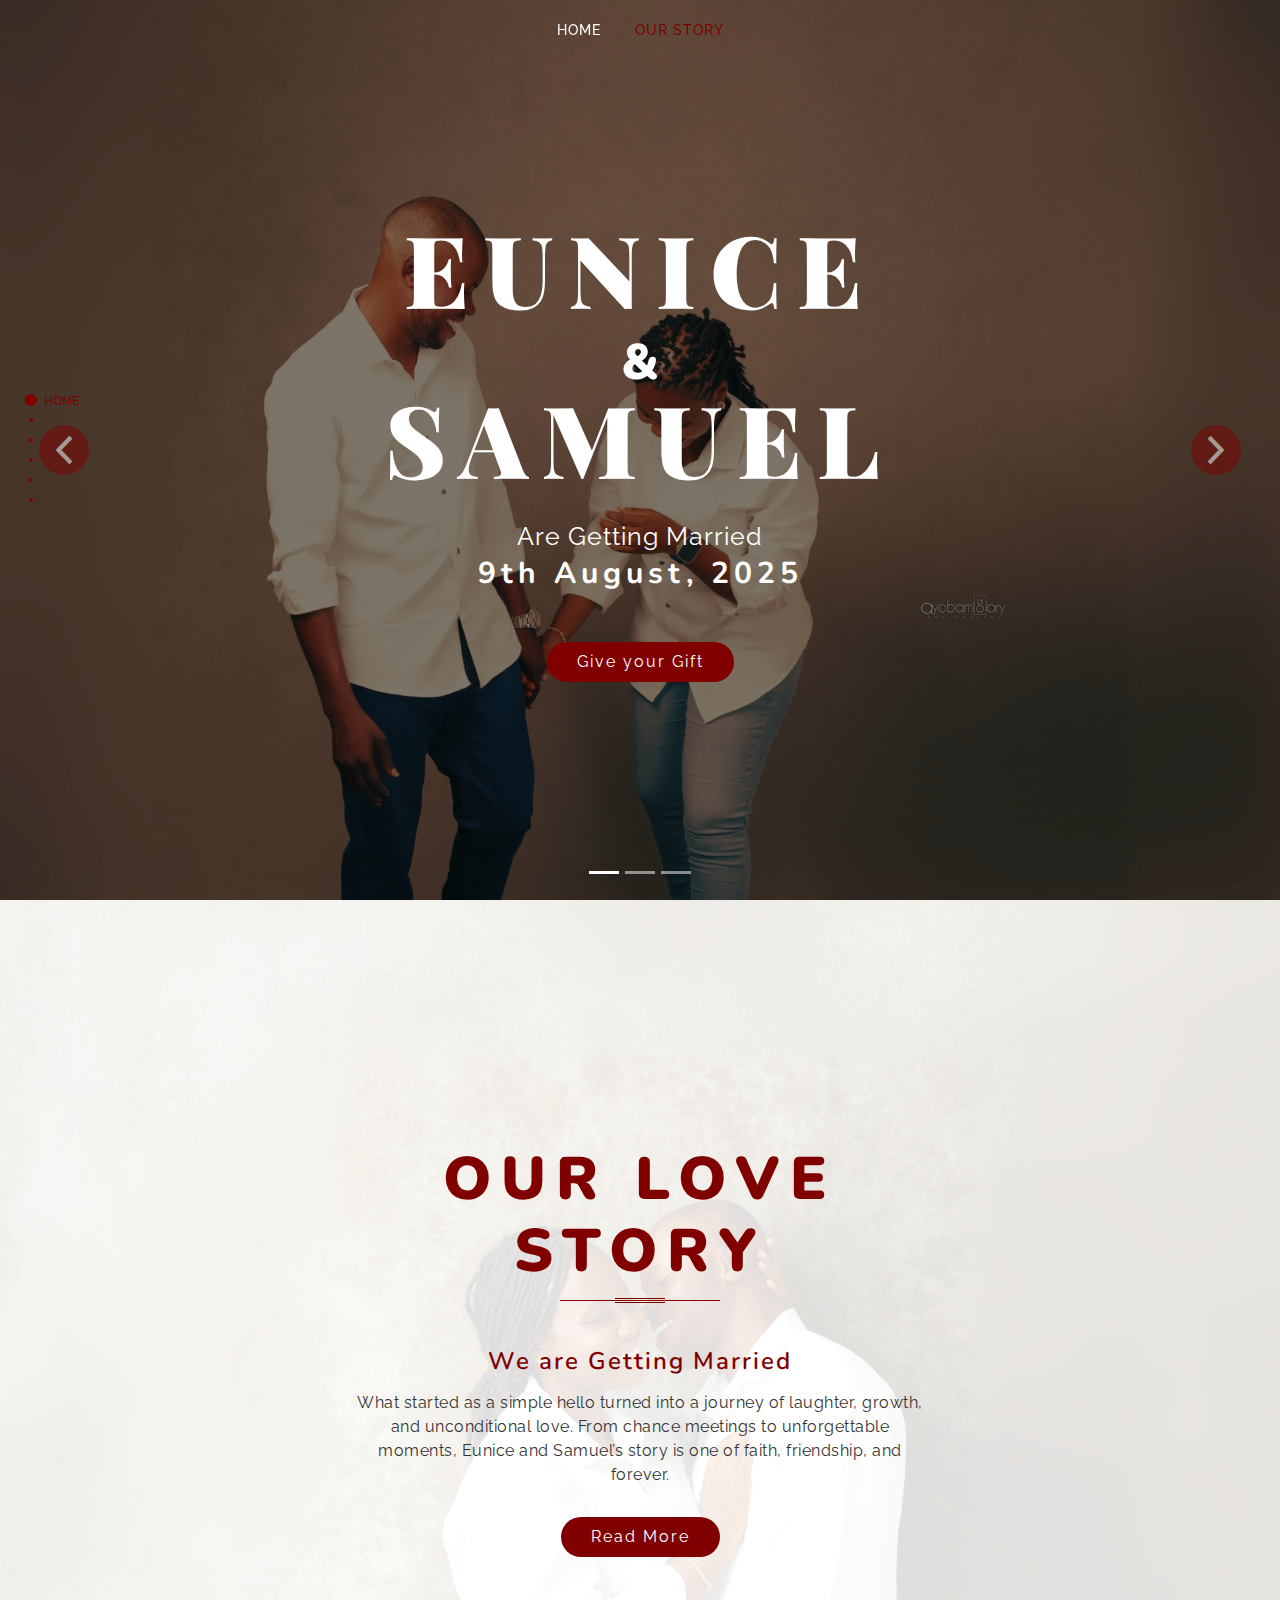
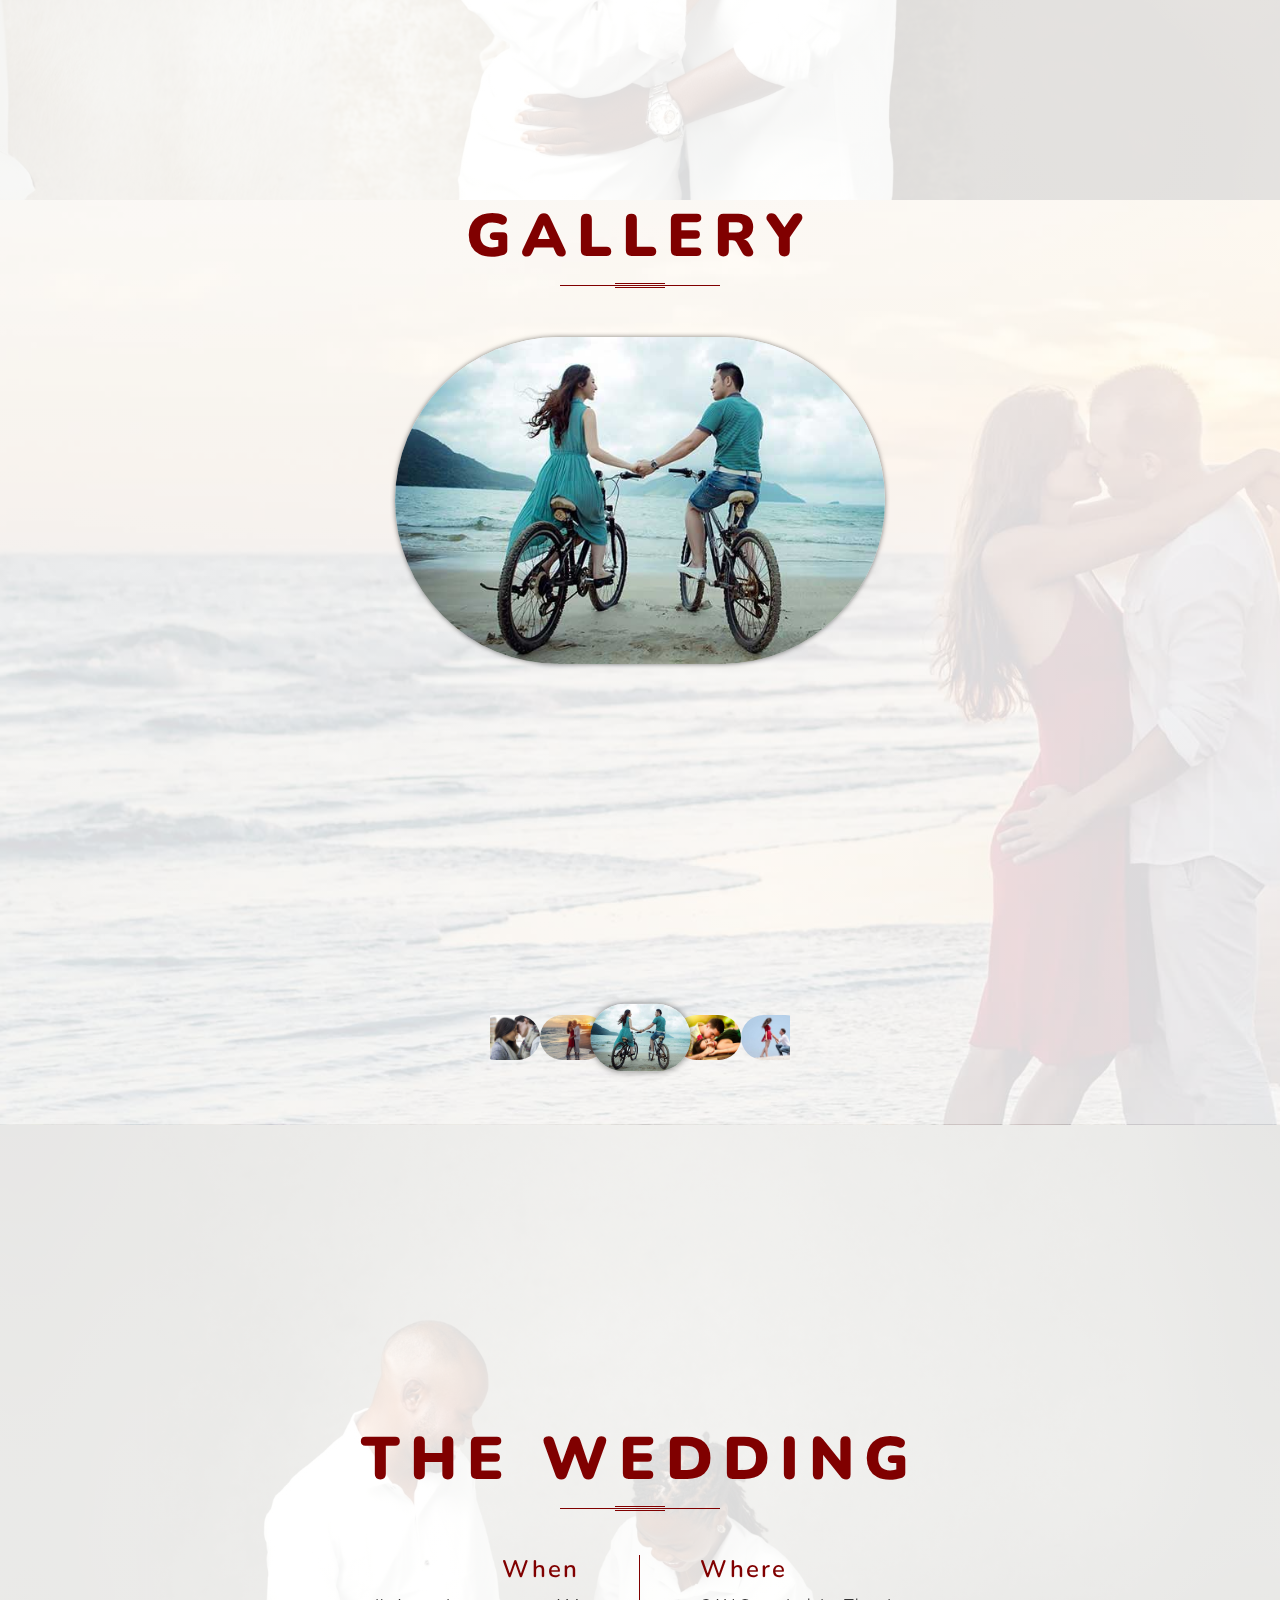
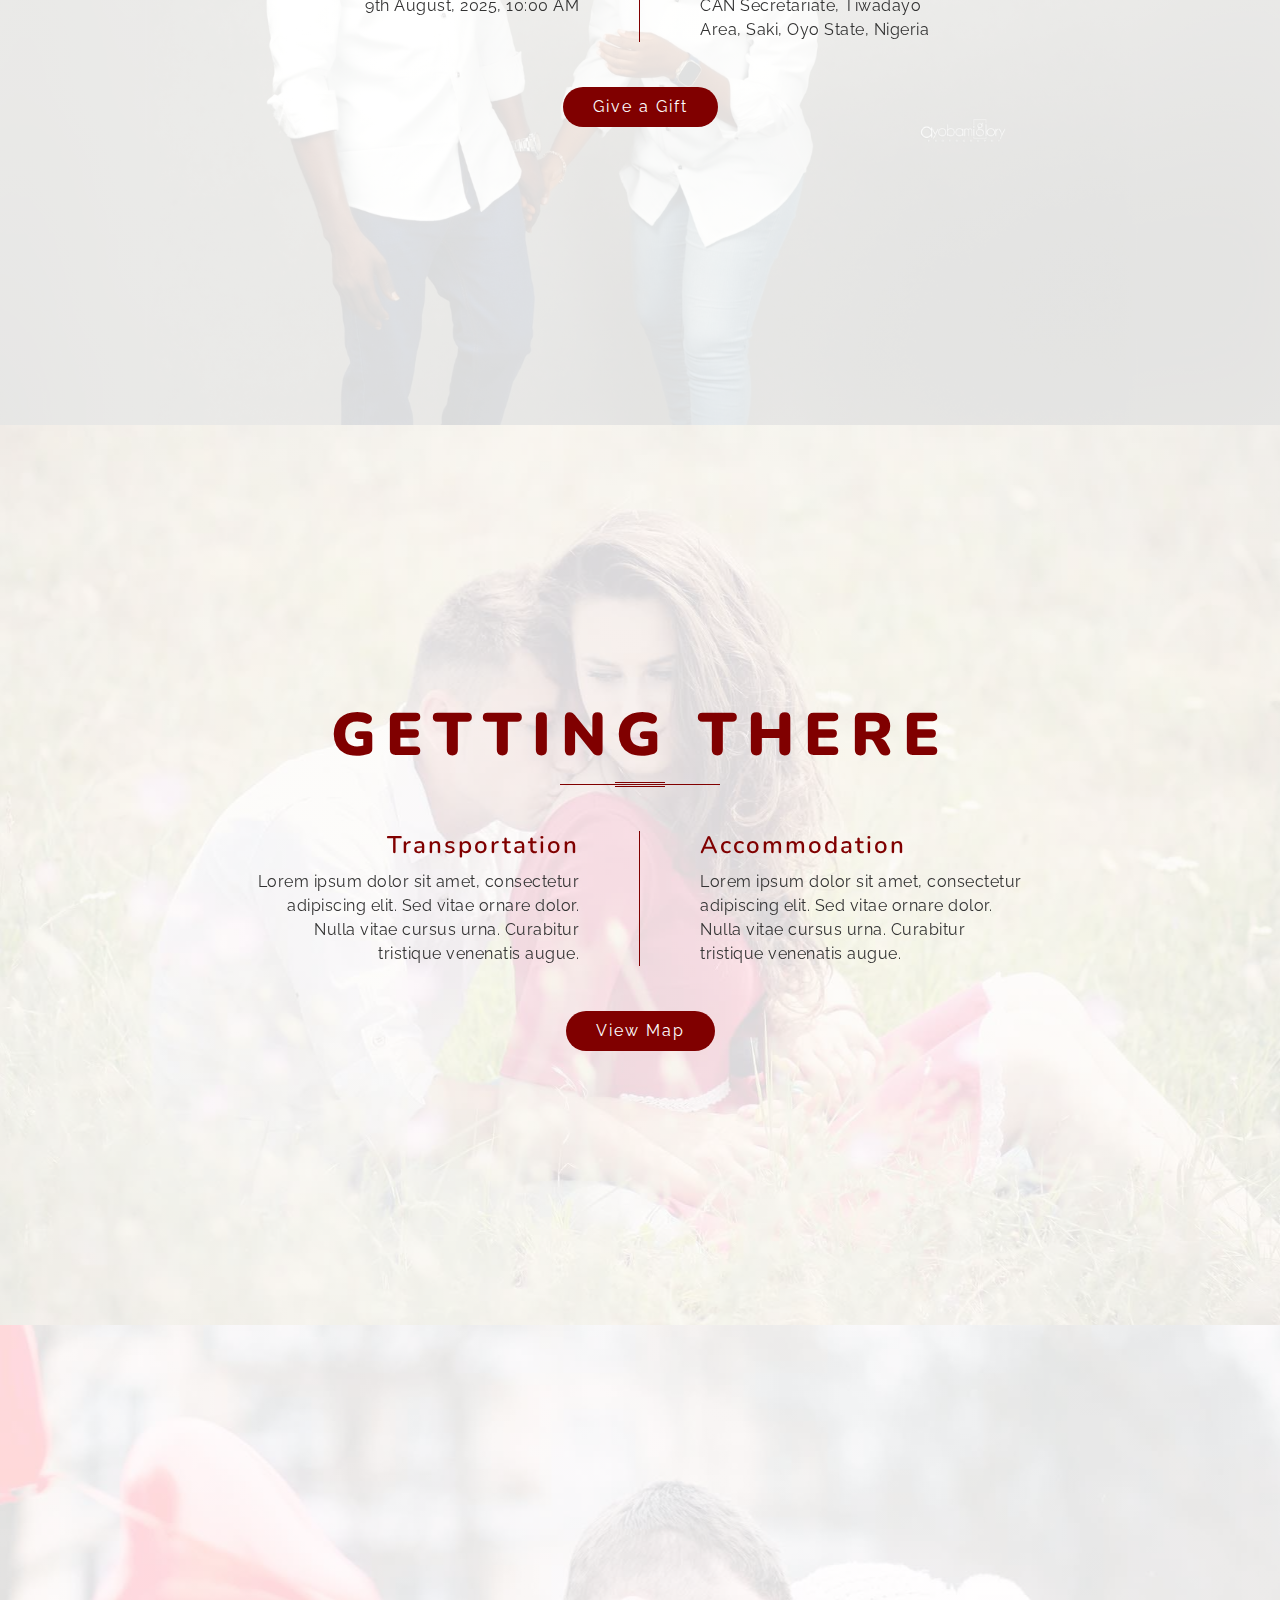
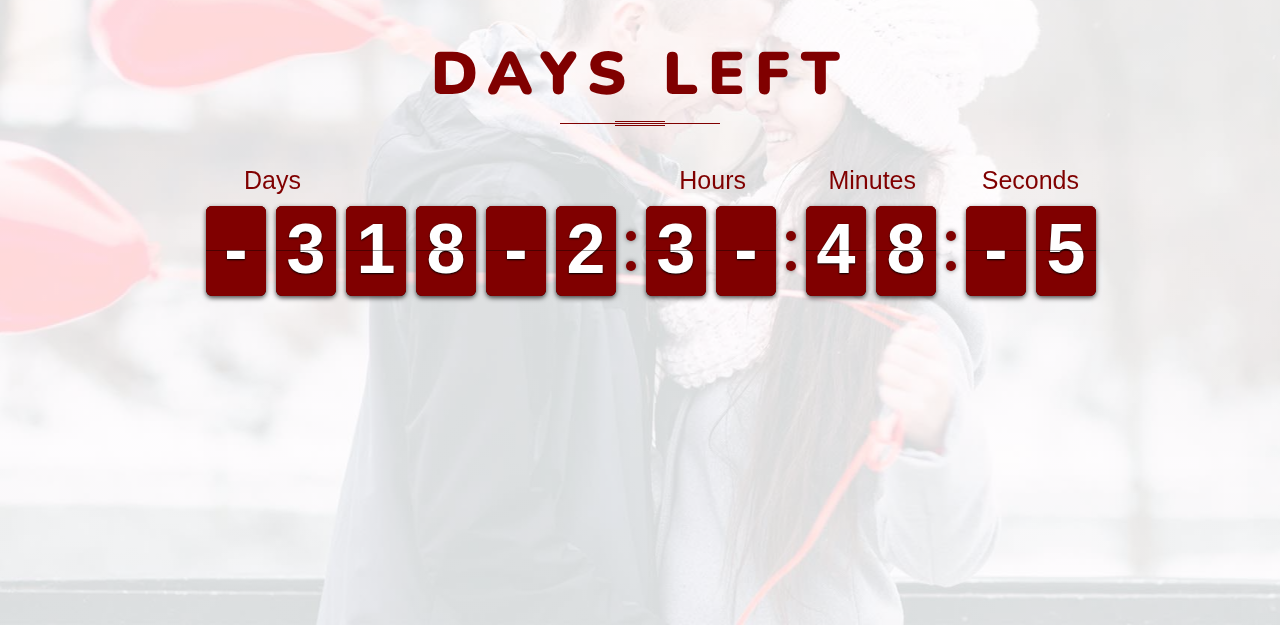
<file: index.html>
<!DOCTYPE html>
<html lang="en">
    <head>
        <meta charset="utf-8">
        <title>Eunice & Samuel's Wedding – A Celebration of Love, Faith & Forever</title>
        <meta content="width=device-width, initial-scale=1.0" name="viewport">
        <meta content="Join us as we celebrate the love story of Eunice and Samuel! Discover wedding details, RSVP, and be part of a day filled with joy, laughter, and lifelong memories." name="keywords">
        <meta content="Join us as we celebrate the love story of Eunice and Samuel! Discover wedding details, RSVP, and be part of a day filled with joy, laughter, and lifelong memories." name="description">

        <!-- Favicons -->
        <link href="img/fav.png" rel="icon">
        <link href="img/fav.png" rel="apple-touch-icon">

        <!-- Google Fonts -->
        <link href="https://fonts.googleapis.com/css?family=Playfair+Display:500i,700i,900i|Nunito:700,900|Raleway:300,400,500" rel="stylesheet"> 

        <!-- Bootstrap CSS File -->
        <link href="vendor/bootstrap/css/bootstrap.min.css" rel="stylesheet">

        <!-- Libraries CSS Files -->
        <link href="vendor/fullpage/fullpage.min.css" rel="stylesheet">
        <link href="vendor/font-awesome/css/font-awesome.min.css" rel="stylesheet">
        <link href="vendor/animate/animate.min.css" rel="stylesheet">
        <link href="vendor/ionicons/css/ionicons.min.css" rel="stylesheet">
        <link href="vendor/owlcarousel/assets/owl.carousel.min.css" rel="stylesheet">
        <link href="vendor/slick/slick.css" rel="stylesheet">
        <link href="vendor/slick/slick-theme.css" rel="stylesheet">
        <link href="vendor/flipclock/flipclock.css" rel="stylesheet">

        <!-- Main Stylesheet File -->
        <link href="css/style.css" rel="stylesheet">
    </head>

    <body>
        <div id="full-page">
            <!-- Header Section Start -->
            <section class="section section-1">
                <header id="header">
                    <div class="mobile-menu-btn"><i class="fa fa-bars"></i></div>
                    <nav class="main-menu top-menu">
                        <ul>
                            <li class="active"><a href="index.html">Home</a></li>
                            <li><a href="story.html">Our Story</a></li>
                        </ul>
                    </nav>
                </header>

                <div id="intro">
                    <div class="intro-container">
                        <div id="introCarousel" class="carousel  slide carousel-fade" data-ride="carousel">

                            <ol class="carousel-indicators"></ol>

                            <div class="carousel-inner" role="listbox">

                                <div class="carousel-item active">
                                    <div class="carousel-background"><img src="img/slider-1.jpg" alt=""></div>
                                    <div class="carousel-container">
                                        <div class="carousel-content">
                                            <h1>Eunice</h1>
                                            <h2>&</h2>
                                            <h1>Samuel</h1>
                                            <p>Are Getting Married</p>
                                            <h4>9th August, 2025</h4>
                                            <a href="" class="btn-get-started">Give your Gift</a>
                                        </div>
                                    </div>
                                </div>

                                <div class="carousel-item">
                                    <div class="carousel-background"><img src="img/slider-2.jpg" alt=""></div>
                                    <div class="carousel-container">
                                        <div class="carousel-content">
                                            <h1>Eunice</h1>
                                            <h2>&</h2>
                                            <h1>Samuel</h1>
                                            <p>A Love Worth Celebrating</p>
                                            <h4>9th August, 2025</h4>
                                            <a href="story.html" class="btn-get-started">Our Love Story</a>
                                        </div>
                                    </div>
                                </div>

                                <div class="carousel-item">
                                    <div class="carousel-background"><img src="img/slider-3.jpg" alt=""></div>
                                    <div class="carousel-container">
                                        <div class="carousel-content">
                                            <h1>Eunice</h1>
                                            <h2>&</h2>
                                            <h1>Samuel</h1>
                                            <p>The Journy of Their Forever</p>
                                            <h4>9th August, 2025</h4>
                                            <a href="#party" class="btn-get-started">Event Details</a>
                                        </div>
                                    </div>
                                </div>

                            </div>

                            <a class="carousel-control-prev" href="#introCarousel" role="button" data-slide="prev">
                                <span class="carousel-control-prev-icon ion-chevron-left" aria-hidden="true"></span>
                                <span class="sr-only">Previous</span>
                            </a>

                            <a class="carousel-control-next" href="#introCarousel" role="button" data-slide="next">
                                <span class="carousel-control-next-icon ion-chevron-right" aria-hidden="true"></span>
                                <span class="sr-only">Next</span>
                            </a>

                        </div>
                    </div>
                </div>
            </section>
            <!-- Header Section End -->

            <!-- Story Section Start-->
            <section class="section section-2">
                <div id="story">
                    <div class="container">
                        <header class="section-header">
                            <h3>Our Love Story</h3>
                        </header>
                        <div class="row">
                            <div class="col-md-12">
                                <h4>We are Getting Married</h4>
                                <p>
                                    What started as a simple hello turned into a journey of laughter, growth, and unconditional love. From chance meetings to unforgettable moments, Eunice and Samuel’s story is one of faith, friendship, and forever. 
                                </p>
                                <a href="story.html">Read More</a>
                            </div>
                        </div>
                    </div>
                </div>
            </section>
            <!-- Story Section end -->

            <!-- Gallery Section Start-->
            <section class="section section-3">
                <div id="gallery">
                    <div class="container">
                        <header class="section-header">
                            <h3>Gallery</h3>
                        </header>
                        <div class="row">
                            <div class="col-12">
                                <div class="gallery">
                                    <div><img src="img/gallery/gallery-1.jpg"></div>
                                    <div><img src="img/gallery/gallery-2.jpg"></div>
                                    <div><img src="img/gallery/gallery-3.jpg"></div>
                                    <div><img src="img/gallery/gallery-4.jpg"></div>
                                    <div><img src="img/gallery/gallery-5.jpg"></div>
                                    <div><img src="img/gallery/gallery-6.jpg"></div>
                                    <div><img src="img/gallery/gallery-7.jpg"></div>
                                    <div><img src="img/gallery/gallery-8.jpg"></div>
                                    <div><img src="img/gallery/gallery-9.jpg"></div>
                                    <div><img src="img/gallery/gallery-10.jpg"></div>
                                </div>
                                <div class="gallery-nav">
                                    <div><img src="img/gallery/gallery-1.jpg"></div>
                                    <div><img src="img/gallery/gallery-2.jpg"></div>
                                    <div><img src="img/gallery/gallery-3.jpg"></div>
                                    <div><img src="img/gallery/gallery-4.jpg"></div>
                                    <div><img src="img/gallery/gallery-5.jpg"></div>
                                    <div><img src="img/gallery/gallery-6.jpg"></div>
                                    <div><img src="img/gallery/gallery-7.jpg"></div>
                                    <div><img src="img/gallery/gallery-8.jpg"></div>
                                    <div><img src="img/gallery/gallery-9.jpg"></div>
                                    <div><img src="img/gallery/gallery-10.jpg"></div>
                                </div>
                            </div>
                        </div>
                    </div>
                </div>
            </section>
            <!-- Gallery Section end -->

            <!-- Party Section Start-->
            <section class="section section-4">
                <div id="party">
                    <div class="container">
                        <header class="section-header">
                            <h3>The Wedding</h3>
                        </header>
                        <div class="row">
                            <div class="col-6 text-right">
                                <h4>When</h4>
                                <p>9th August, 2025, 10:00 AM</p>
                            </div>
                            <div class="col-6 text-left">
                                <h4>Where</h4>
                                <p>CAN Secretariate, Tiwadayo Area, Saki, Oyo State, Nigeria</p>
                            </div>
                        </div>
                        <a href="">Give a Gift</a>
                    </div>
                </div>
            </section>
            <!-- Party Section end -->

            <!-- Place Section Start-->
            <section class="section section-5">
                <div id="place">
                    <div class="container">
                        <header class="section-header">
                            <h3>Getting There</h3>
                        </header>
                        <div class="row">
                            <div class="col-6 text-right">
                                <h4>Transportation</h4>
                                <p>
                                    Lorem ipsum dolor sit amet, consectetur adipiscing elit. Sed vitae ornare dolor. Nulla vitae cursus urna. Curabitur tristique venenatis augue.
                                </p>
                            </div>
                            <div class="col-6 text-left">
                                <h4>Accommodation</h4>
                                <p>
                                    Lorem ipsum dolor sit amet, consectetur adipiscing elit. Sed vitae ornare dolor. Nulla vitae cursus urna. Curabitur tristique venenatis augue.
                                </p>
                            </div>
                        </div>
                        <a href="#" data-toggle="modal" data-target="#modal-map">View Map</a>
                    </div>
                </div>
            </section>
            <!-- Place Section end -->

            <!-- Modal For Map Start -->
            <div id="modal-map" class="modal fade" tabindex="-1" role="dialog">
                <div class="modal-dialog modal-lg">
                    <div class="modal-content">
                        <div class="modal-header">
                            <button type="button" class="close" data-dismiss="modal">&times;</button>
                        </div>
                        <div class="modal-body">
                            <iframe src="https://www.google.com/maps/embed?pb=!1m18!1m12!1m3!1d3154.930606514469!2d-122.41356888468323!3d37.74477217976484!2m3!1f0!2f0!3f0!3m2!1i1024!2i768!4f13.1!3m3!1m2!1s0x808f7e5015e9a3f5%3A0xc462d58164911ffd!2s4532+Harrison+St%2C+San+Francisco%2C+CA+94110%2C+USA!5e0!3m2!1sen!2sbd!4v1555468110762!5m2!1sen!2sbd" width="100%" height="350" frameborder="0" style="border:0" allowfullscreen></iframe>
                        </div>
                    </div>
                </div>
            </div>
            <!-- Modal For Map End -->

            <!-- RSVP Section Start--
            <section class="section section-7">
                <div id="rsvp">
                    <div class="container">
                        <header class="section-header">
                            <h3>RSVP</h3>
                        </header>
                        <div class="row">
                            <div class="col-12">
                                <h4>Please confirm your attendance</h4>
                                <form>
                                    <div class="form-row">
                                        <div class="form-group col-md-6">
                                            <input type="text" class="form-control" placeholder="First Name" />
                                        </div>
                                        <div class="form-group col-md-6">
                                            <input type="text" class="form-control" placeholder="Last Name" />
                                        </div>
                                    </div>
                                    <div class="form-row">
                                        <div class="form-group col-md-6">
                                            <input type="email" class="form-control" placeholder="Your Email" />
                                        </div>
                                        <div class="form-group col-md-6">
                                            <input type="text" class="form-control" placeholder="Your Mobile" />
                                        </div>
                                    </div>
                                    <div class="form-group">
                                        <input type="text" class="form-control" placeholder="Special Request" />
                                    </div>
                                    <div><button type="submit">RSVP Now</button></div>
                                </form>
                            </div>
                        </div>
                    </div>
                </div>
            </section>
            -- RSVP Section end -->

            <!-- CountDown Section Start-->
            <section class="section section-8">
                <div id="clock">
                    <div class="container">
                        <header class="section-header">
                            <h3>Days Left</h3>
                        </header>
                        <div class="row">
                            <div class="col-12">
                                <div class="clock"></div>
                            </div>
                        </div>
                    </div>
                </div>
            </section>
            <!-- CountDown Section end -->

            <a href="#" class="back-to-top"><i class="fa fa-chevron-up"></i></a>
            <!-- Uncomment below i you want to use a preloader -->
            <!-- <div id="preloader"></div> -->

        </div>

        <!-- JavaScript Libraries -->
        <script src="vendor/jquery/jquery.min.js"></script>
        <script src="vendor/jquery/jquery-migrate.min.js"></script>
        <script src="vendor/bootstrap/js/bootstrap.bundle.min.js"></script>
        <script src="vendor/fullpage/fullpage.min.js"></script>
        <script src="vendor/easing/easing.min.js"></script>
        <script src="vendor/superfish/hoverIntent.js"></script>
        <script src="vendor/superfish/superfish.min.js"></script>
        <script src="vendor/waypoints/waypoints.min.js"></script>
        <script src="vendor/owlcarousel/owl.carousel.min.js"></script>
        <script src="vendor/touchSwipe/jquery.touchSwipe.min.js"></script>
        <script src="vendor/slick/slick.min.js"></script>
        <script src="vendor/flipclock/flipclock.min.js"></script>

        <!-- Main Javascript File -->
        <script src="js/main.js"></script>

    </body>
</html>
</file>
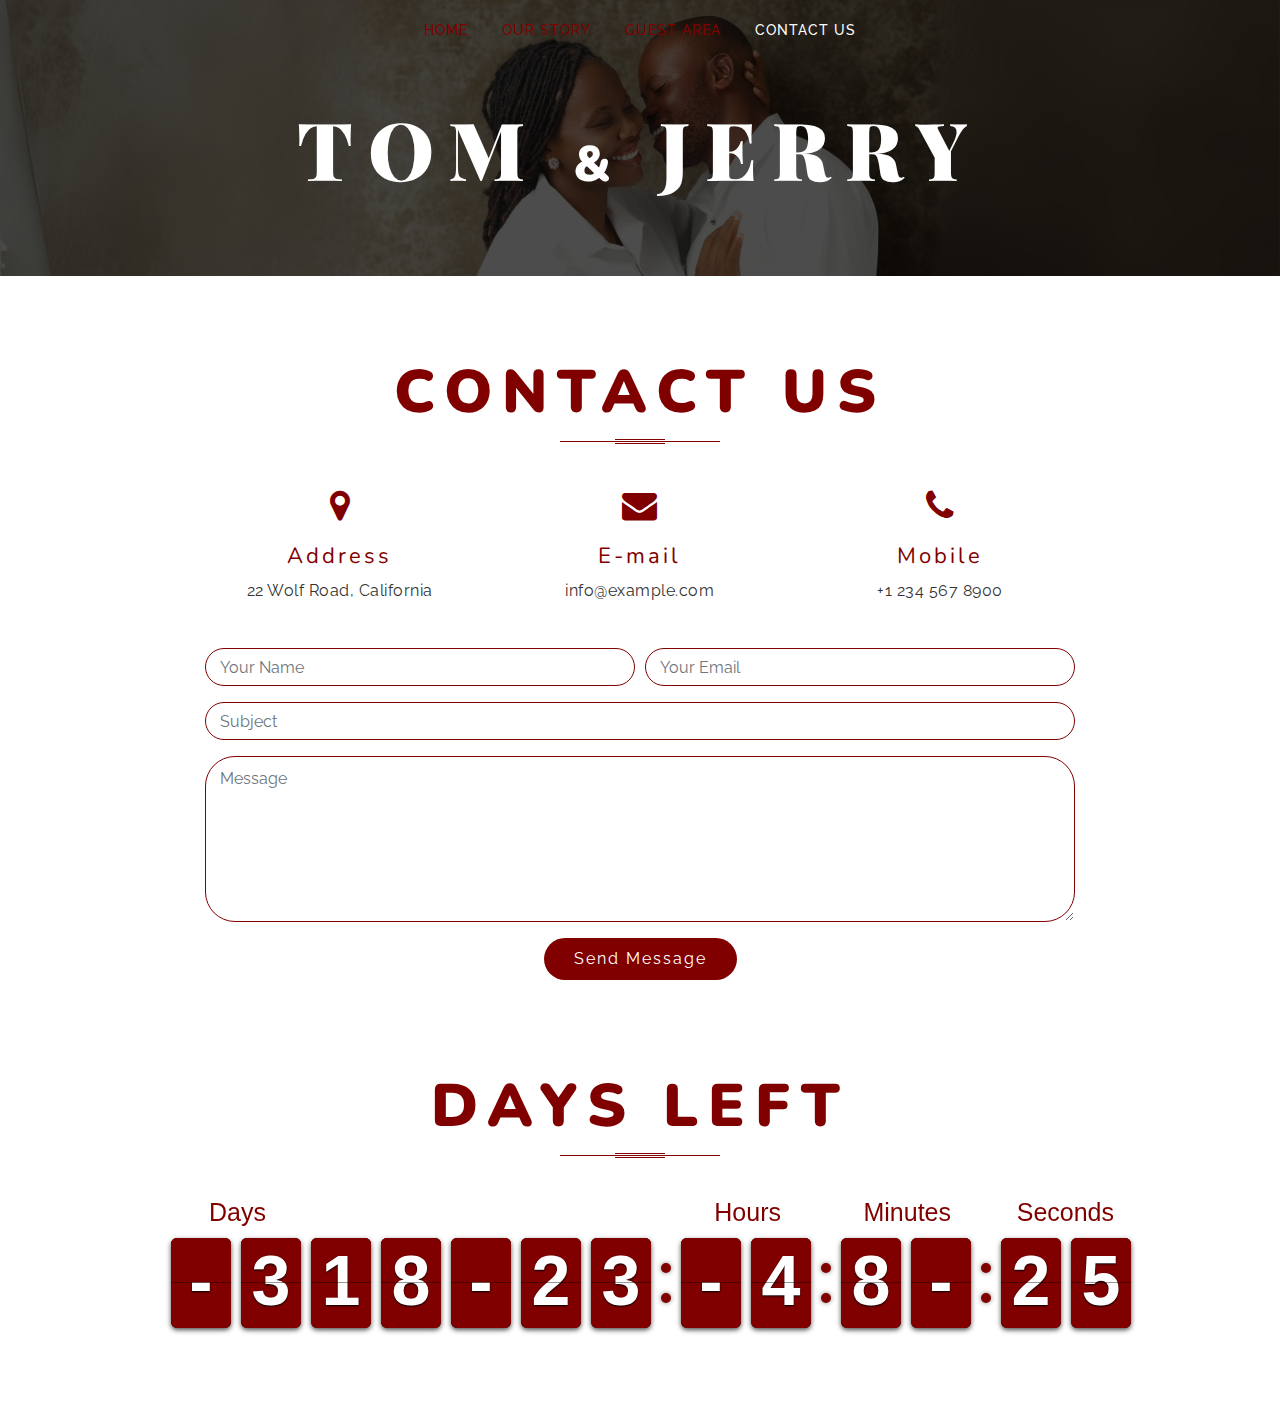
<file: contact.html>
<!DOCTYPE html>
<html lang="en">
    <head>
        <meta charset="utf-8">
        <title>Wedding Party</title>
        <meta content="width=device-width, initial-scale=1.0" name="viewport">
        <meta content="" name="keywords">
        <meta content="" name="description">

        <!-- Favicons -->
        <link href="img/favicon.ico" rel="icon">
        <link href="img/apple-touch-icon.png" rel="apple-touch-icon">

        <!-- Google Fonts -->
        <link href="https://fonts.googleapis.com/css?family=Playfair+Display:900i|Nunito:700,900|Raleway:300,400,500" rel="stylesheet"> 

        <!-- Bootstrap CSS File -->
        <link href="vendor/bootstrap/css/bootstrap.min.css" rel="stylesheet">

        <!-- Libraries CSS Files -->
        <link href="vendor/fullpage/fullpage.min.css" rel="stylesheet">
        <link href="vendor/font-awesome/css/font-awesome.min.css" rel="stylesheet">
        <link href="vendor/animate/animate.min.css" rel="stylesheet">
        <link href="vendor/ionicons/css/ionicons.min.css" rel="stylesheet">
        <link href="vendor/owlcarousel/assets/owl.carousel.min.css" rel="stylesheet">
        <link href="vendor/slick/slick.css" rel="stylesheet">
        <link href="vendor/slick/slick-theme.css" rel="stylesheet">
        <link href="vendor/flipclock/flipclock.css" rel="stylesheet">

        <!-- Main Stylesheet File -->
        <link href="css/style.css" rel="stylesheet">
    </head>

    <body>
        <!-- Header Section Start -->
        <section class="section section-1">
            <header id="header">
                <div class="mobile-menu-btn"><i class="fa fa-bars"></i></div>
                <nav class="main-menu top-menu">
                    <ul>
                        <li><a href="index.html">Home</a></li>
                        <li><a href="story.html">Our Story</a></li>
                        <li><a href="login.html">Guest Area</a></li>
                        <li class="active"><a href="contact.html">Contact Us</a></li>
                    </ul>
                </nav>
            </header>
        </section>
        <!-- Header Section End -->

        <!-- Banner Section Start-->
        <section class="banner">
            <div class="container">
                <div class="row">
                    <div class="col-md-12">
                        <div class="row">
                            <div class="col-12">
                                <h1>Tom <span>&</span> Jerry</h1>
                            </div>
                        </div>
                    </div>
                </div>
            </div>
        </section>
        <!-- Banner Section end -->

        <!-- Contact Section Start -->
        <section id="contact">
            <div class="container">
                <div class="section-header">
                    <h3>Contact Us</h3>
                </div>
                <div class="row">
                    <div class="col-md-12">
                        <div class="row contact-info">
                            <div class="col-md-4">
                                <div class="info-item">
                                    <i class="fa fa-map-marker"></i>
                                    <h3>Address</h3>
                                    <p>22 Wolf Road, California</p>
                                </div>
                            </div>
                            <div class="col-md-4">
                                <div class="info-item">
                                    <i class="fa fa-envelope"></i>
                                    <h3>E-mail</h3>
                                    <p>info@example.com</p>
                                </div>
                            </div>
                            <div class="col-md-4">
                                <div class="info-item">
                                    <i class="fa fa-phone"></i>
                                    <h3>Mobile</h3>
                                    <p>+1 234 567 8900</p>
                                </div>
                            </div>
                        </div>
                    </div>
                    
                    <div class="col-md-12">
                        <div class="form">
                            <form>
                                <div class="form-row">
                                    <div class="form-group col-md-6">
                                        <input type="text" class="form-control" placeholder="Your Name" />
                                    </div>
                                    <div class="form-group col-md-6">
                                        <input type="email" class="form-control" placeholder="Your Email" />
                                    </div>
                                </div>
                                <div class="form-group">
                                    <input type="text" class="form-control" placeholder="Subject" />
                                </div>
                                <div class="form-group">
                                    <textarea class="form-control" rows="6" placeholder="Message"></textarea>
                                </div>
                                <div><button type="submit">Send Message</button></div>
                            </form>
                        </div>
                    </div>
                </div>
            </div>
        </section>
        <!-- Contact Section end -->

        <!-- CountDown Section Start-->
        <div id="clock" style="padding-bottom: 80px;">
            <div class="container">
                <header class="section-header">
                    <h3>Days Left</h3>
                </header>
                <div class="row">
                    <div class="col-12">
                        <div class="clock"></div>
                    </div>
                </div>
            </div>
        </div>
        <!-- CountDown Section end -->

        <a href="#" class="back-to-top"><i class="fa fa-chevron-up"></i></a>
        <!-- Uncomment below i you want to use a preloader -->
        <!-- <div id="preloader"></div> -->

        <!-- JavaScript Libraries -->
        <script src="vendor/jquery/jquery.min.js"></script>
        <script src="vendor/jquery/jquery-migrate.min.js"></script>
        <script src="vendor/bootstrap/js/bootstrap.bundle.min.js"></script>
        <script src="vendor/fullpage/fullpage.min.js"></script>
        <script src="vendor/easing/easing.min.js"></script>
        <script src="vendor/superfish/hoverIntent.js"></script>
        <script src="vendor/superfish/superfish.min.js"></script>
        <script src="vendor/waypoints/waypoints.min.js"></script>
        <script src="vendor/owlcarousel/owl.carousel.min.js"></script>
        <script src="vendor/touchSwipe/jquery.touchSwipe.min.js"></script>
        <script src="vendor/slick/slick.min.js"></script>
        <script src="vendor/flipclock/flipclock.min.js"></script>

        <!-- Main Javascript File -->
        <script src="js/main.js"></script>

    </body>
</html>
</file>
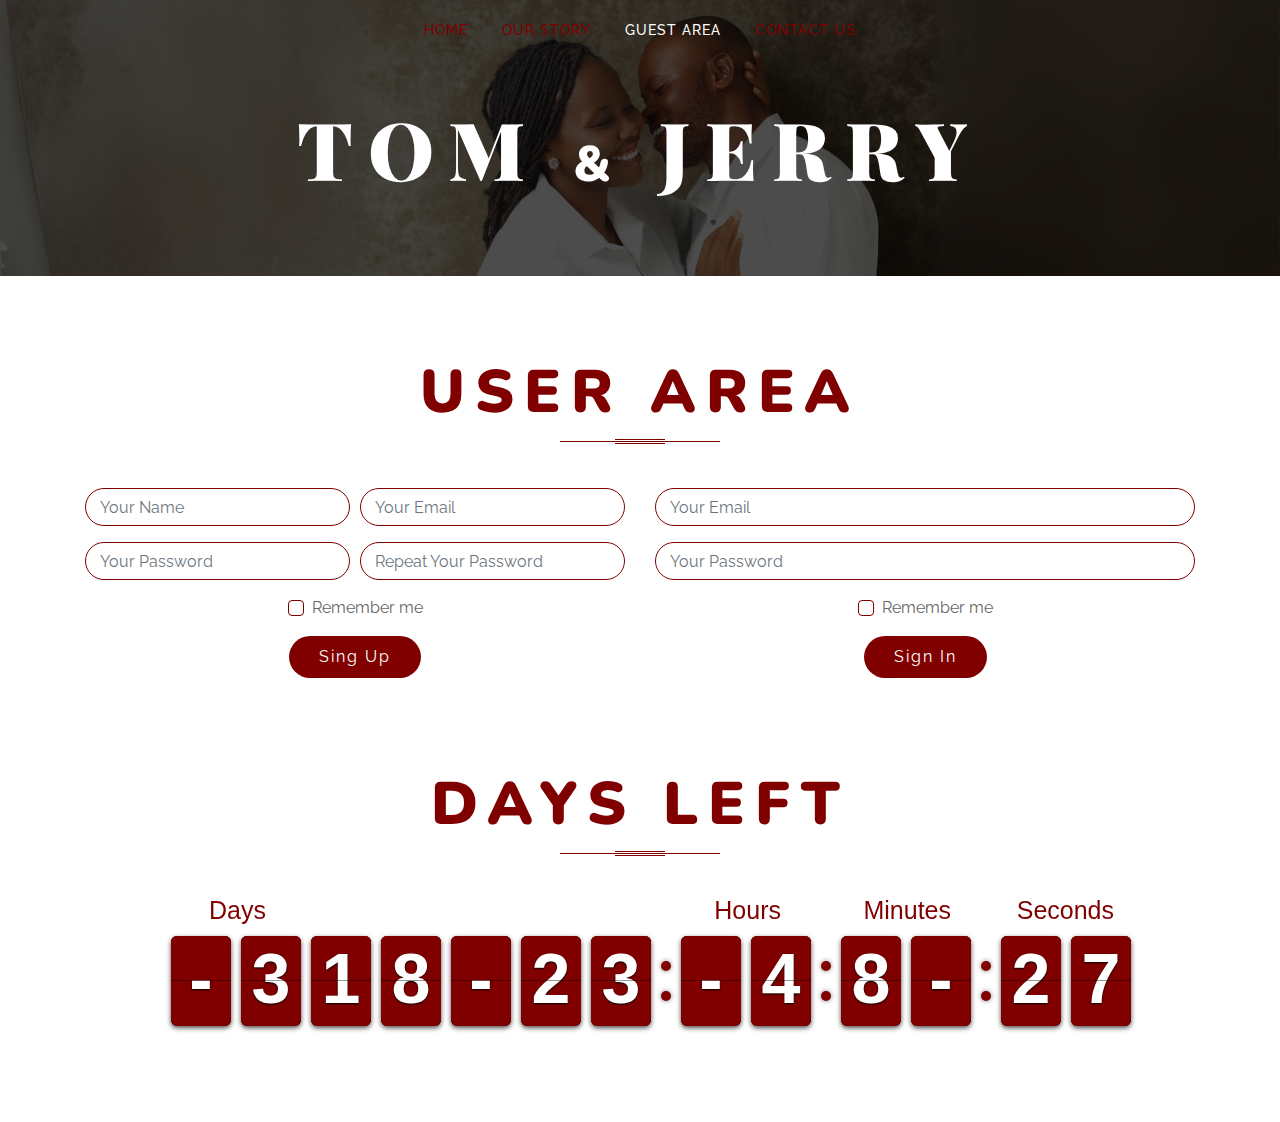
<file: login.html>
<!DOCTYPE html>
<html lang="en">
    <head>
        <meta charset="utf-8">
        <title>Wedding Party</title>
        <meta content="width=device-width, initial-scale=1.0" name="viewport">
        <meta content="" name="keywords">
        <meta content="" name="description">

        <!-- Favicons -->
        <link href="img/favicon.ico" rel="icon">
        <link href="img/apple-touch-icon.png" rel="apple-touch-icon">

        <!-- Google Fonts -->
        <link href="https://fonts.googleapis.com/css?family=Playfair+Display:900i|Nunito:700,900|Raleway:300,400,500" rel="stylesheet"> 

        <!-- Bootstrap CSS File -->
        <link href="vendor/bootstrap/css/bootstrap.min.css" rel="stylesheet">

        <!-- Libraries CSS Files -->
        <link href="vendor/fullpage/fullpage.min.css" rel="stylesheet">
        <link href="vendor/font-awesome/css/font-awesome.min.css" rel="stylesheet">
        <link href="vendor/animate/animate.min.css" rel="stylesheet">
        <link href="vendor/ionicons/css/ionicons.min.css" rel="stylesheet">
        <link href="vendor/owlcarousel/assets/owl.carousel.min.css" rel="stylesheet">
        <link href="vendor/slick/slick.css" rel="stylesheet">
        <link href="vendor/slick/slick-theme.css" rel="stylesheet">
        <link href="vendor/flipclock/flipclock.css" rel="stylesheet">

        <!-- Main Stylesheet File -->
        <link href="css/style.css" rel="stylesheet">
    </head>

    <body>
        <!-- Header Section Start -->
        <section class="section section-1">
            <header id="header">
                <div class="mobile-menu-btn"><i class="fa fa-bars"></i></div>
                <nav class="main-menu top-menu">
                    <ul>
                        <li><a href="index.html">Home</a></li>
                        <li><a href="story.html">Our Story</a></li>
                        <li class="active"><a href="login.html">Guest Area</a></li>
                        <li><a href="contact.html">Contact Us</a></li>
                    </ul>
                </nav>
            </header>
        </section>
        <!-- Header Section End -->

        <!-- Banner Section Start-->
        <section class="banner">
            <div class="container">
                <div class="row">
                    <div class="col-md-12">
                        <div class="row">
                            <div class="col-12">
                                <h1>Tom <span>&</span> Jerry</h1>
                            </div>
                        </div>
                    </div>
                </div>
            </div>
        </section>
        <!-- Banner Section end -->

        <!-- Login Section Start -->
        <section id="login">
            <div class="container">
                <div class="section-header">
                    <h3>User Area</h3>
                </div>
                <div class="row">
                    <div class="col-md-6 form">
                        <form action="" method="post" role="form" class="contactForm">
                            <div class="form-row">
                                <div class="form-group col-md-6">
                                    <input type="text" class="form-control" placeholder="Your Name" />
                                </div>
                                <div class="form-group col-md-6">
                                    <input type="email" class="form-control" placeholder="Your Email" />
                                </div>
                            </div>
                            <div class="form-row">
                                <div class="form-group col-md-6">
                                    <input type="password" class="form-control" placeholder="Your Password" />
                                </div>
                                <div class="form-group col-md-6">
                                    <input type="Password" class="form-control" placeholder="Repeat Your Password" />
                                </div>
                            </div>
                            <div class="form-group">
                                <div class="custom-control custom-checkbox">
                                    <input type="checkbox" class="custom-control-input" id="remember1">
                                    <label class="custom-control-label" for="remember1">Remember me</label>
                                </div>
                            </div>
                            <div><button type="submit">Sing Up</button></div>
                        </form>
                    </div>
                    
                    <div class="col-md-6 form">
                        <form action="" method="post" role="form" class="contactForm">
                            <div class="form-group">
                                <input type="email" class="form-control" placeholder="Your Email" />
                            </div>
                            <div class="form-group">
                                <input type="password" class="form-control" placeholder="Your Password" />
                            </div>
                            <div class="form-group">
                                <div class="custom-control custom-checkbox">
                                    <input type="checkbox" class="custom-control-input" id="remember2">
                                    <label class="custom-control-label" for="remember2">Remember me</label>
                                </div>
                            </div>
                            <div><button type="submit">Sign In</button></div>
                        </form>
                    </div>
                </div>
            </div>
        </section>
        <!-- Login Section end -->

        <!-- CountDown Section Start-->
        <div id="clock" style="padding-bottom: 80px;">
            <div class="container">
                <header class="section-header">
                    <h3>Days Left</h3>
                </header>
                <div class="row">
                    <div class="col-12">
                        <div class="clock"></div>
                    </div>
                </div>
            </div>
        </div>
        <!-- CountDown Section end -->

        <a href="#" class="back-to-top"><i class="fa fa-chevron-up"></i></a>
        <!-- Uncomment below i you want to use a preloader -->
        <!-- <div id="preloader"></div> -->

        <!-- JavaScript Libraries -->
        <script src="vendor/jquery/jquery.min.js"></script>
        <script src="vendor/jquery/jquery-migrate.min.js"></script>
        <script src="vendor/bootstrap/js/bootstrap.bundle.min.js"></script>
        <script src="vendor/fullpage/fullpage.min.js"></script>
        <script src="vendor/easing/easing.min.js"></script>
        <script src="vendor/superfish/hoverIntent.js"></script>
        <script src="vendor/superfish/superfish.min.js"></script>
        <script src="vendor/waypoints/waypoints.min.js"></script>
        <script src="vendor/owlcarousel/owl.carousel.min.js"></script>
        <script src="vendor/touchSwipe/jquery.touchSwipe.min.js"></script>
        <script src="vendor/slick/slick.min.js"></script>
        <script src="vendor/flipclock/flipclock.min.js"></script>

        <!-- Main Javascript File -->
        <script src="js/main.js"></script>

    </body>
</html>
</file>
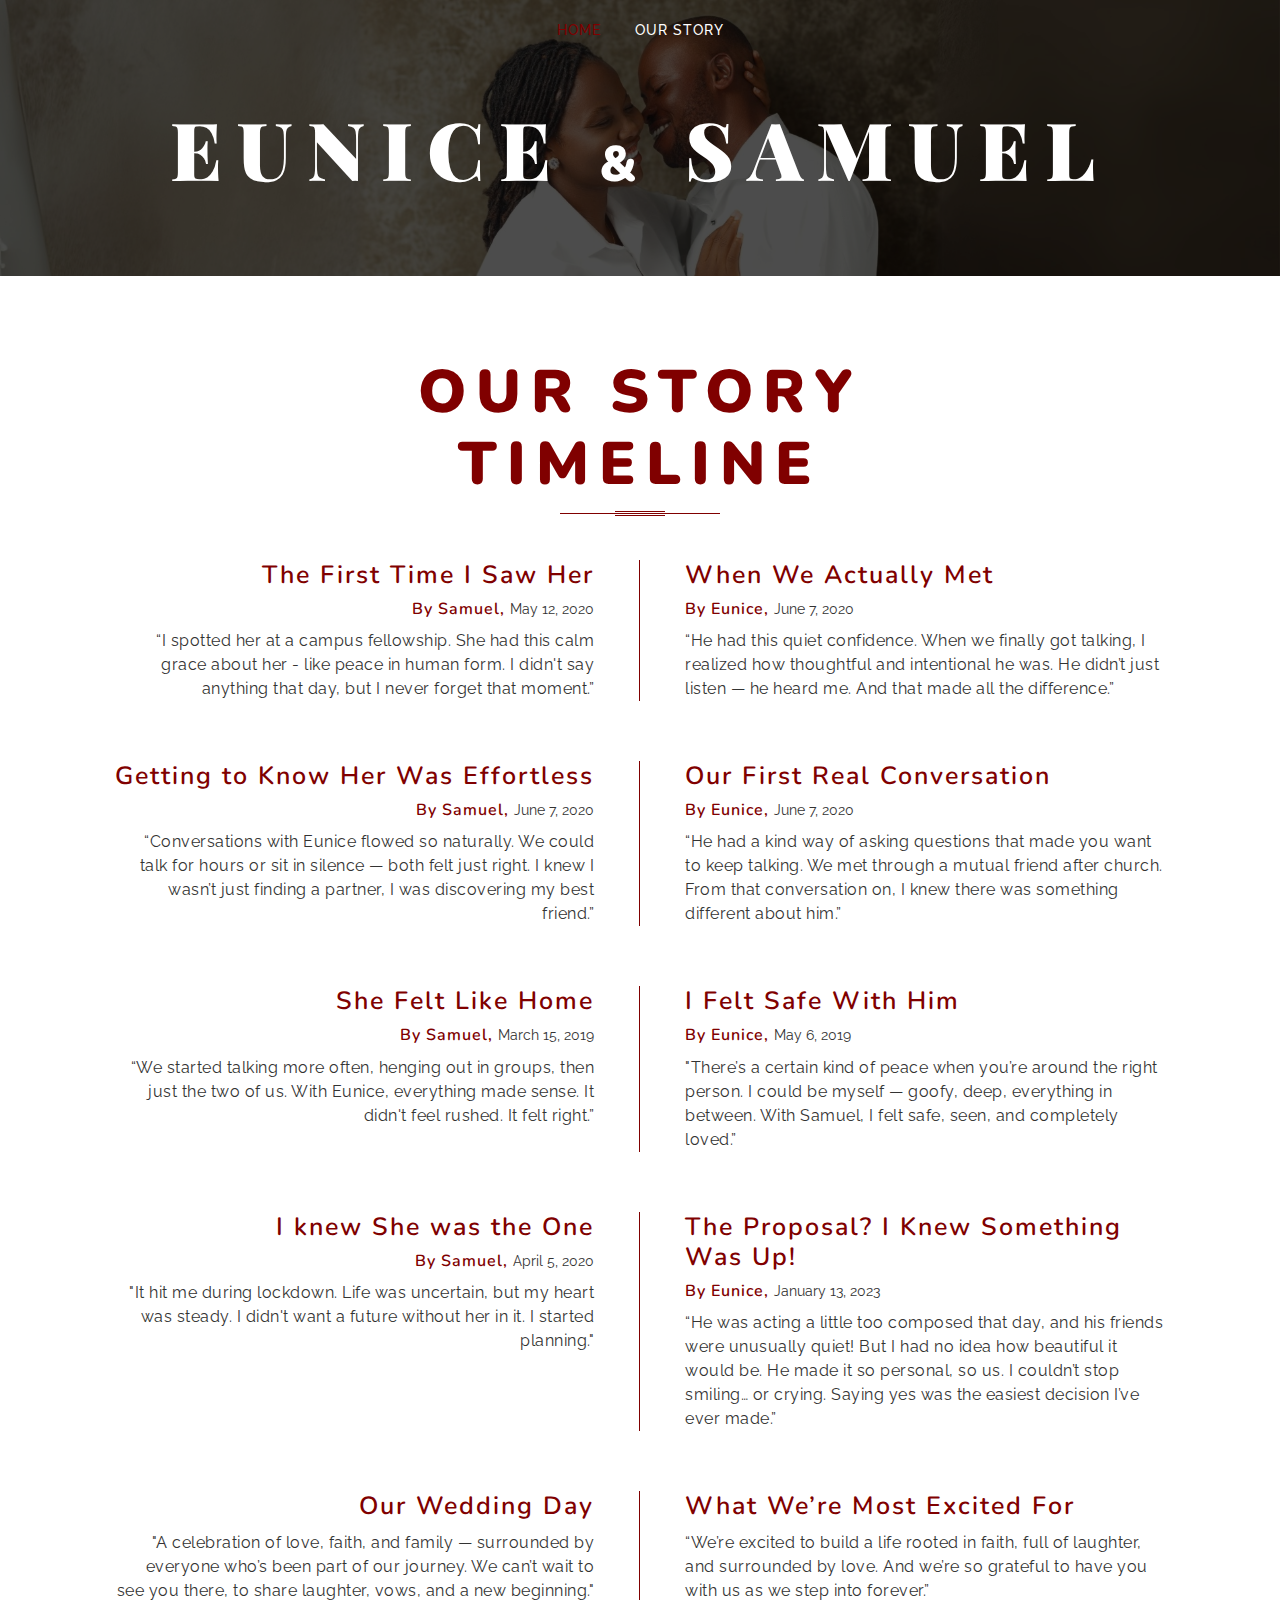
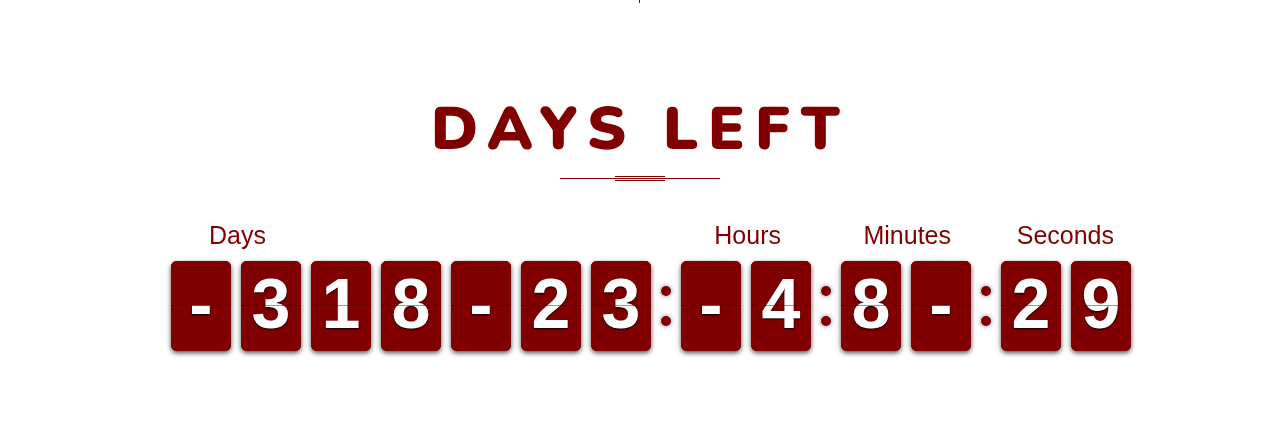
<file: story.html>
<!DOCTYPE html>
<html lang="en">
    <head>
        <meta charset="utf-8">
        <title>Our Story – Eunice & Samuel’s Journey to Forever</title>
        <meta content="width=device-width, initial-scale=1.0" name="viewport">
        <meta content="Eunice and Samuel wedding, Wedding of Eunice and Samuel 2025, Love story of Eunice and Samuel, Join Eunice and Samuel's wedding" name="keywords">
        <meta content="Discover the heartfelt journey of Eunice and Samuel — from their first meeting to the moment they said “Yes!” Get inspired by their story of love, laughter, and lasting connection." name="description">

        <!-- Favicons -->
        <link href="img/fav.png" rel="icon">
        <link href="img/fav.png" rel="apple-touch-icon">

        <!-- Google Fonts -->
        <link href="https://fonts.googleapis.com/css?family=Playfair+Display:900i|Nunito:700,900|Raleway:300,400,500" rel="stylesheet"> 

        <!-- Bootstrap CSS File -->
        <link href="vendor/bootstrap/css/bootstrap.min.css" rel="stylesheet">

        <!-- Libraries CSS Files -->
        <link href="vendor/fullpage/fullpage.min.css" rel="stylesheet">
        <link href="vendor/font-awesome/css/font-awesome.min.css" rel="stylesheet">
        <link href="vendor/animate/animate.min.css" rel="stylesheet">
        <link href="vendor/ionicons/css/ionicons.min.css" rel="stylesheet">
        <link href="vendor/owlcarousel/assets/owl.carousel.min.css" rel="stylesheet">
        <link href="vendor/slick/slick.css" rel="stylesheet">
        <link href="vendor/slick/slick-theme.css" rel="stylesheet">
        <link href="vendor/flipclock/flipclock.css" rel="stylesheet">

        <!-- Main Stylesheet File -->
        <link href="css/style.css" rel="stylesheet">
    </head>

    <body>
        <!-- Header Section Start -->
        <section class="section section-1">
            <header id="header">
                <div class="mobile-menu-btn"><i class="fa fa-bars"></i></div>
                <nav class="main-menu top-menu">
                    <ul>
                        <li><a href="index.html">Home</a></li>
                        <li class="active"><a href="story.html">Our Story</a></li>
                    </ul>
                </nav>
            </header>
        </section>
        <!-- Header Section Endx -->

        <!-- Banner Section Start-->
        <section class="banner">
            <div class="container">
                <div class="row">
                    <div class="col-md-12">
                        <div class="row">
                            <div class="col-12">
                                <h1>Eunice <span>&</span> Samuel</h1>
                            </div>
                        </div>
                    </div>
                </div>
            </div>
        </section>
        <!-- Banner Section end -->

        <!-- About Section Start-->
        <section id="story-page">
            <div class="container">
                <header class="section-header">
                    <h3>Our Story Timeline</h3>
                </header>
                <div class="row">
                    <div class="col-sm-6 story-col"> 
                        <h4>The First Time I Saw Her</h4>
                        <h5>By Samuel, <span>May 12, 2020</span></h5>
                        <p>
                            “I spotted her at a campus fellowship. She had this calm grace about her - like peace in human form. I didn't say anything that day, but I never forget that moment.”
                        </p>
                    </div>
                    
                    <div class="col-sm-6 story-col"> 
                        <h4>When We Actually Met</h4>
                        <h5>By Eunice, <span>June 7, 2020</span></h5>
                        <p>
                            “He had this quiet confidence. When we finally got talking, I realized how thoughtful and intentional he was. He didn’t just listen — he heard me. And that made all the difference.”
                        </p>
                    </div>
                    
                    <div class="col-sm-6 story-col"> 
                        <h4>Getting to Know Her Was Effortless</h4>
                        <h5>By Samuel, <span>June 7, 2020</span></h5>
                        <p>
                            “Conversations with Eunice flowed so naturally. We could talk for hours or sit in silence — both felt just right. I knew I wasn’t just finding a partner, I was discovering my best friend.”
                        </p>
                    </div>
                    
                    <div class="col-sm-6 story-col"> 
                        <h4>Our First Real Conversation</h4>
                        <h5>By Eunice, <span>June 7, 2020</span></h5>
                        <p>
                            “He had a kind way of asking questions that made you want to keep talking. We met through a mutual friend after church. From that conversation on, I knew there was something different about him.”
                        </p>
                    </div>
                    
                    <div class="col-sm-6 story-col"> 
                        <h4>She Felt Like Home</h4>
                        <h5>By Samuel, <span>March 15, 2019</span></h5>
                        <p>
                            “We started talking more often, henging out in groups, then just the two of us. With Eunice, everything made sense. It didn't feel rushed. It felt right.”
                        </p>                        
                    </div>
                    
                    <div class="col-sm-6 story-col"> 
                        <h4>I Felt Safe With Him</h4>
                        <h5>By Eunice, <span>May 6, 2019</span></h5>
                        <p>
                            "There’s a certain kind of peace when you’re around the right person. I could be myself — goofy, deep, everything in between. With Samuel, I felt safe, seen, and completely loved.”
                        </p>
                    </div>
                    
                    <div class="col-sm-6 story-col"> 
                        <h4>I knew She was the One</h4>
                        <h5>By Samuel, <span>April 5, 2020</span></h5>
                        <p>
                            "It hit me during lockdown. Life was uncertain, but my heart was steady. I didn't want a future without her in it. I started planning."
                        </p>
                    </div>
                    
                    <div class="col-sm-6 story-col"> 
                        <h4>The Proposal? I Knew Something Was Up!</h4>
                        <h5>By Eunice, <span>January 13, 2023</span></h5>
                        <p>
                            “He was acting a little too composed that day, and his friends were unusually quiet! But I had no idea how beautiful it would be. He made it so personal, so us. I couldn’t stop smiling… or crying. Saying yes was the easiest decision I’ve ever made.”
                        </p>
                    </div>
                    
                    <div class="col-sm-6 story-col"> 
                        <h4>Our Wedding Day</h4>
                        <p>
                            "A celebration of love, faith, and family — surrounded by everyone who’s been part of our journey. We can’t wait to see you there, to share laughter, vows, and a new beginning."
                        </p>
                    </div>
                    
                    <div class="col-sm-6 story-col"> 
                        <h4>What We’re Most Excited For</h4>
                        <p>
                            “We’re excited to build a life rooted in faith, full of laughter, and surrounded by love. And we’re so grateful to have you with us as we step into forever.”
                        </p>
                    </div>
                </div>
            </div>
        </section>
        <!-- About Section end -->

        <!-- CountDown Section Start-->
        <div id="clock" style="padding-bottom: 80px;">
            <div class="container">
                <header class="section-header">
                    <h3>Days Left</h3>
                </header>
                <div class="row">
                    <div class="col-12">
                        <div class="clock"></div>
                    </div>
                </div>
            </div>
        </div>
        <!-- CountDown Section end -->

        <a href="#" class="back-to-top"><i class="fa fa-chevron-up"></i></a>
        <!-- Uncomment below i you want to use a preloader -->
        <!-- <div id="preloader"></div> -->

        <!-- JavaScript Libraries -->
        <script src="vendor/jquery/jquery.min.js"></script>
        <script src="vendor/jquery/jquery-migrate.min.js"></script>
        <script src="vendor/bootstrap/js/bootstrap.bundle.min.js"></script>
        <script src="vendor/fullpage/fullpage.min.js"></script>
        <script src="vendor/easing/easing.min.js"></script>
        <script src="vendor/superfish/hoverIntent.js"></script>
        <script src="vendor/superfish/superfish.min.js"></script>
        <script src="vendor/waypoints/waypoints.min.js"></script>
        <script src="vendor/owlcarousel/owl.carousel.min.js"></script>
        <script src="vendor/touchSwipe/jquery.touchSwipe.min.js"></script>
        <script src="vendor/slick/slick.min.js"></script>
        <script src="vendor/flipclock/flipclock.min.js"></script>

        <!-- Main Javascript File -->
        <script src="js/main.js"></script>

    </body>
</html>
</file>
<file: css/style.css>
/* ================================================= */
/* ------------------ General CSS ------------------ */
/* ================================================= */

body {
    color: #333333;
    font-family: 'Raleway', sans-serif;
    font-weight: 400;
    background: #fff;
}

a {
    color: #800000;
    transition: 0.5s;
}

a:hover,
a:active,
a:focus {
    color: #800000;
    outline: none;
    text-decoration: none;
}

p {
    padding: 0;
    margin: 0 0 30px 0;
    letter-spacing: .5px;
}

h1,
h2,
h3 {
    font-family: 'Nunito', sans-serif;
    font-weight: 900;
    color: #800000;
    margin: 0 0 20px 0;
    padding: 0;
}

h4,
h5,
h6 {
    font-family: 'Nunito', sans-serif;
    font-weight: 600;
    color: #800000;
    margin: 0 0 10px 0;
    padding: 0;
}

.back-to-top {
    position: fixed;
    display: none;
    background: #800000;
    border-radius: 30px;
    color: #fff;
    width: 44px;
    height: 44px;
    text-align: center;
    line-height: 1;
    font-size: 16px;
    right: 15px;
    bottom: 15px;
    transition: background 0.5s;
    z-index: 11;
}

.back-to-top i {
    padding-top: 12px;
    color: #fff;
}

#fp-nav ul li a span {
    background: #800000;
}

#fp-nav ul li .fp-tooltip {
    color: #800000;
    margin-top: 0;
    font-size: 12px;
}

/* ================================================= */
/* ---------------- Nav Header CSS ----------------- */
/* ================================================= */

#header {
    position: absolute;
    height: 60px;
    width: 100%;
    z-index: 2;
}

.main-menu {
    padding: 0 15px;
    width: 100%;
    text-align: center;
}

.main-menu ul {
    list-style-type: none;
    padding: 0;
    margin: 0;
}

.main-menu ul li {
    display: inline-block;
}

.main-menu ul li:hover a,
.main-menu ul li.active a {
    color: #ffffff;
}

.main-menu ul li a {
    color: #800000;
    text-decoration: none;
    text-transform: uppercase;
    font-size: 14px;
    font-weight: 500;
    letter-spacing: 1px;
    padding: 0 15px;
    line-height: 60px;
    display: block;
    transition: color .25s ease, background-color .25s ease;
}
.mobile-menu-btn {
    color: #800000;
    text-align: center;
    font-size: 30px;
    line-height: 57px;
    display: none;
    white-space: nowrap;
}

.mobile-menu-btn i {
    cursor: pointer;
}

.mobile-menu {
    padding-top: 60px;
    padding-bottom: 15px;
    display: none;
    background: #222222;
    border-top: #343434;
}

.mobile-menu .top-menu {
    display: block;
}

.mobile-menu .top-menu ul {
    padding: 0;
}

.mobile-menu .top-menu ul li {
    display: block;
    text-align: center;
}

.mobile-menu .top-menu ul li a {
    padding: 0;
    line-height: 40px;
}

.mobile-menu .top-menu ul li a:hover {
    text-decoration: none;
}

@media (max-width: 767.98px) {
    .main-menu {
        display: none;
    }

    .mobile-menu-btn {
        display: block;
    }
}

/* ================================================= */
/* ----------------- Intro Section ----------------- */
/* ================================================= */

#intro {
    display: table;
    width: 100%;
    height: 100vh;
    background: #000;
}

#intro .carousel-item {
    width: 100%;
    height: 100vh;
    background-size: cover;
    background-position: center;
    background-repeat: no-repeat;
}

#intro .carousel-item::before {
    content: '';
    background-color: rgba(0, 0, 0, 0.5);
    position: absolute;
    height: 100%;
    width: 100%;
    top: 0;
    right: 0;
    left: 0;
    bottom: 0;
}

#intro .carousel-container {
    display: -webkit-box;
    display: -webkit-flex;
    display: -ms-flexbox;
    display: flex;
    -webkit-box-pack: center;
    -webkit-justify-content: center;
    -ms-flex-pack: center;
    justify-content: center;
    -webkit-box-align: center;
    -webkit-align-items: center;
    -ms-flex-align: center;
    align-items: center;
    position: absolute;
    bottom: 0;
    top: 0;
    left: 0;
    right: 0;
}

#intro .carousel-background img {
    max-width: 100%;
}

#intro .carousel-content {
    text-align: center;
}

#intro h1 {
    font-family: 'Playfair Display', serif;
    color: #fff;
    margin-bottom: 20px;
    font-size: 100px;
    font-weight: 900;
    letter-spacing: 15px;
    text-transform: uppercase;
}

#intro h2 {
    color: #fff;
    margin-bottom: 0;
    font-size: 50px;
    line-height: 30px;
    letter-spacing: 1px;
}

#intro p {
    width: 100%;
    margin: 15px auto 0 auto;
    color: #fff;
    font-size: 25px;
    letter-spacing: 1px;
}

#intro h4 {
    color: #fff;
    margin-bottom: 40px;
    font-size: 30px;
    font-weight: 700;
    letter-spacing: 5px;
}

@media (max-width: 767.98px) {
    #intro h1 {
        margin-bottom: 15px;
        font-size: 70px;
        font-weight: 700;
        letter-spacing: 10px;
    }

    #intro h2 {
        font-size: 40px;
    }

    #intro p {
        font-size: 22px;
    }

    #intro h4 {
        margin-bottom: 25px;
        font-size: 25px;
    }
}

@media (max-width: 575.98px) {
    #intro h1 {
        margin-bottom: 10px;
        font-size: 50px;
        font-weight: 500;
        letter-spacing: 5px;
    }

    #intro h2 {
        font-size: 30px;
    }

    #intro p {
        font-size: 18px;
    }

    #intro h4 {
        margin-bottom: 20px;
        font-size: 20px;
    }
}

#intro .carousel-fade {
    overflow: hidden;
}

#intro .carousel-fade .carousel-inner .carousel-item {
    transition-property: opacity;
}

#intro .carousel-fade .carousel-inner .carousel-item,
#intro .carousel-fade .carousel-inner .active.carousel-item-left,
#intro .carousel-fade .carousel-inner .active.carousel-item-right {
    opacity: 0;
}

#intro .carousel-fade .carousel-inner .active,
#intro .carousel-fade .carousel-inner .carousel-item-next.carousel-item-left,
#intro .carousel-fade .carousel-inner .carousel-item-prev.carousel-item-right {
    opacity: 1;
    transition: 0.5s;
}

#intro .carousel-fade .carousel-inner .carousel-item-next,
#intro .carousel-fade .carousel-inner .carousel-item-prev,
#intro .carousel-fade .carousel-inner .active.carousel-item-left,
#intro .carousel-fade .carousel-inner .active.carousel-item-right {
    left: 0;
    -webkit-transform: translate3d(0, 0, 0);
    transform: translate3d(0, 0, 0);
}

#intro .carousel-control-prev,
#intro .carousel-control-next {
    width: 10%;
}

#intro .carousel-control-next-icon,
#intro .carousel-control-prev-icon {
    width: 50px;
    height: 50px;
    padding: 9px;
    background: #800000;
    font-size: 32px;
    line-height: 1;
    border-radius: 30px;
}

#intro .carousel-indicators li {
    cursor: pointer;
}

#intro .btn-get-started {
    display: inline-block;
    padding: 8px 30px;
    margin: 10px;
    font-weight: 400;
    font-size: 16px;
    letter-spacing: 2px;
    transition: 0.5s;
    color: #ffffff;
    background: #800000;
    border-radius: 30px;
}

#intro .btn-get-started:hover {
    background: #ffffff;
    color: #800000;
}

/* ================================================= */
/* ---------------- Banner Section ----------------- */
/* ================================================= */

.banner {
    background: url("../img/page-bg.jpg") center top no-repeat;
    background-size: cover;
    padding: 100px 0 80px 0;
    position: relative;
    text-align: center;
}

.banner::before {
    content: '';
    position: absolute;
    left: 0;
    right: 0;
    top: 0;
    bottom: 0;
    background: rgba(000, 000, 000, 0.7);
}

.banner .container {
    position: relative;
    z-index: 9;
}

.banner h1 {
    font-family: 'Playfair Display', serif;
    color: #fff;
    margin-bottom: 0;
    font-size: 80px;
    font-weight: 900;
    letter-spacing: 15px;
    text-transform: uppercase;
}

.banner span {
    font-family: 'Nunito', sans-serif;
    font-size: 50px;
}

@media (max-width: 991.98px) {
    .banner h1 {
        font-size: 65px;
        font-weight: 700;
        letter-spacing: 10px;
    }

    .banner span {
        font-size: 40px;
    }
}

@media (max-width: 767.98px) {
    .banner h1 {
        font-size: 50px;
        font-weight: 700;
        letter-spacing: 10px;
    }

    .banner span {
        font-size: 30px;
    }
}

@media (max-width: 575.98px) {
    .banner h1 {
        font-size: 35px;
        font-weight: 500;
        letter-spacing: 5px;
    }

    .banner span {
        font-size: 20px;
    }
}


/* ================================================= */
/* -------------------- Section -------------------- */
/* ================================================= */

.section-2 {
    background: -webkit-gradient(linear, left top, right top, from(rgba(256, 256, 256, 0.85)), to(rgba(256, 256, 256, 0.85))), url("../img/section-2.jpg");
    background: linear-gradient(90deg, rgba(256, 256, 256, 0.85) 0%, rgba(256, 256, 256, 0.85) 100%), url("../img/section-2.jpg");
    background-position: center center;
    background-repeat: no-repeat;
    background-size: cover;
}

.section-3 {
    background: -webkit-gradient(linear, left top, right top, from(rgba(256, 256, 256, 0.85)), to(rgba(256, 256, 256, 0.85))), url("../img/section-2.jpg");
    background: linear-gradient(90deg, rgba(256, 256, 256, 0.85) 0%, rgba(256, 256, 256, 0.85) 100%), url("../img/section-3.jpg");
    background-position: center center;
    background-repeat: no-repeat;
    background-size: cover;
}


.section-4 {
    background: -webkit-gradient(linear, left top, right top, from(rgba(256, 256, 256, 0.85)), to(rgba(256, 256, 256, 0.85))), url("../img/section-2.jpg");
    background: linear-gradient(90deg, rgba(256, 256, 256, 0.85) 0%, rgba(256, 256, 256, 0.85) 100%), url("../img/section-4.jpg");
    background-position: center center;
    background-repeat: no-repeat;
    background-size: cover;
}


.section-5 {
    background: -webkit-gradient(linear, left top, right top, from(rgba(256, 256, 256, 0.85)), to(rgba(256, 256, 256, 0.85))), url("../img/section-2.jpg");
    background: linear-gradient(90deg, rgba(256, 256, 256, 0.85) 0%, rgba(256, 256, 256, 0.85) 100%), url("../img/section-5.jpg");
    background-position: center center;
    background-repeat: no-repeat;
    background-size: cover;
}


.section-6 {
    background: -webkit-gradient(linear, left top, right top, from(rgba(256, 256, 256, 0.85)), to(rgba(256, 256, 256, 0.85))), url("../img/section-2.jpg");
    background: linear-gradient(90deg, rgba(256, 256, 256, 0.85) 0%, rgba(256, 256, 256, 0.85) 100%), url("../img/section-6.jpg");
    background-position: center center;
    background-repeat: no-repeat;
    background-size: cover;
}

.section-7 {
    background: -webkit-gradient(linear, left top, right top, from(rgba(256, 256, 256, 0.85)), to(rgba(256, 256, 256, 0.85))), url("../img/section-2.jpg");
    background: linear-gradient(90deg, rgba(256, 256, 256, 0.85) 0%, rgba(256, 256, 256, 0.85) 100%), url("../img/section-7.jpg");
    background-position: center center;
    background-repeat: no-repeat;
    background-size: cover;
}

.section-8 {
    background: -webkit-gradient(linear, left top, right top, from(rgba(256, 256, 256, 0.85)), to(rgba(256, 256, 256, 0.85))), url("../img/section-2.jpg");
    background: linear-gradient(90deg, rgba(256, 256, 256, 0.85) 0%, rgba(256, 256, 256, 0.85) 100%), url("../img/section-8.jpg");
    background-position: center center;
    background-repeat: no-repeat;
    background-size: cover;
}

.section-header {
    position: relative;
    margin: 0 auto;
    max-width: 700px;
    text-align: center;
}

.section-header h3 {
    font-size: 60px;
    color: #800000;
    text-transform: uppercase;
    text-align: center;
    letter-spacing: 10px;
    padding-bottom: 15px;
    margin-bottom: 45px;
}

.section-header h3::before {
    content: '';
    position: absolute;
    display: block;
    width: 160px;
    height: 1px;
    background: #800000;
    bottom: 1px;
    left: calc(50% - 80px);
}

.section-header h3::after {
    content: '';
    position: absolute;
    display: block;
    width: 50px;
    height: 5px;
    border-top: 1px solid #800000;
    border-bottom: 1px solid #800000;
    border-left: transparent;
    bottom: -1px;
    left: calc(50% - 25px);
}

@media (max-width: 767.98px) {
    .section-header h3 {
        font-size: 45px;
        padding-bottom: 12px;
        margin-bottom: 35px;
    }
}

@media (max-width: 575.98px) {
    .section-header h3 {
        font-size: 30px;
        padding-bottom: 10px;
        margin-bottom: 25px;
    }
}

/* ================================================= */
/* ---------------- Story Section ------------------ */
/* ================================================= */

#story {
    position: relative;
    padding: 0;
    text-align: center;
}

#story .container {
    max-width: 600px;
}

#story h4 {
    margin-bottom: 15px;
    letter-spacing: 2px;
}

#story a {
    display: inline-block;
    padding: 8px 30px;
    border-radius: 30px;
    color: #ffffff;
    font-size: 16px;
    font-weight: 400;
    letter-spacing: 2px;
    background: #800000;
}

#story a:hover {
    color: #800000;
    background: #222222;
}

#story-page {
    position: relative;
    padding: 80px 0 30px 0;
}

#story-page .story-col {
    padding: 0 45px;
    margin-bottom: 60px;
}

#story-page .story-col:nth-child(odd) {
    text-align: right;
    border-right: 1px solid #800000;
}

@media (max-width: 767.98px) {
    #story-page .story-col {
        padding: 0 15px;
        margin-bottom: 45px;
    }
}

@media (max-width: 575.98px) {
    #story-page .story-col,
    #story-page .story-col:nth-child(odd) {
        text-align: center;
        border-right: none
    }
}

#story-page h4 {
    font-size: 25px;
    letter-spacing: 2px;
}

#story-page h5 {
    font-size: 16px;
    letter-spacing: 1px;
}

#story-page h5 span {
    font-family: 'Raleway', sans-serif;
    font-size: 14px;
    letter-spacing: 0;
    font-weight: 400;
    color: #333333;
}

#story-page .story-col p:last-child {
    margin-bottom: 0;
}

/* ================================================= */
/* ----------------- Gallery Style ----------------- */
/* ================================================= */

#gallery {
    position: relative;
    padding: 0;
    text-align: center;
}

#gallery .container {
    max-width: 600px;
}

#gallery .gallery {
    max-width: 500px;
    margin: 0 auto;
}

#gallery .gallery-nav {
    max-width: 300px;
    margin: 0 auto;
}

#gallery .gallery img {
    margin: 5px;
    width: calc(100% - 10px);
    border-radius: 200px;
    box-shadow: 0 0 0 0px #fff inset, 0 0 5px 0 rgba(000, 000, 000, 0.5);
}

#gallery .gallery-nav img {
    width: 100%;
    border-radius: 30px;
}

#gallery .gallery-nav .slick-track {
    padding: 20px 0;
}

#gallery .gallery-nav .slick-center img {
    box-shadow: 0 0 0 0px #fff inset, 0 0 5px 0 rgba(000, 000, 000, 0.5);
    -ms-transform: scale(1.5);
    -webkit-transform: scale(1.5);
    transform: scale(1.5);
}

/* ================================================= */
/* ---------------- Party Section ------------------ */
/* ================================================= */

#party {
    position: relative;
    padding: 0;
    text-align: center;
}

#party .container {
    max-width: 700px;
}

#party .col-6 {
    padding: 0 60px;
}

@media (max-width: 767.98px) {
    #party .col-6 {
        padding: 0 30px;
    }
}

@media (max-width: 575.98px) {
    #party .col-6 {
        padding: 0 15px;
    }
}

#party .text-right {
    border-right: 1px solid #800000;
}

#party h4 {
    letter-spacing: 2px;
}

#party p {
    margin-bottom: 0;
}

#party a {
    display: inline-block;
    padding: 8px 30px;
    border-radius: 30px;
    color: #ffffff;
    font-size: 16px;
    font-weight: 400;
    letter-spacing: 2px;
    background: #800000;
    margin-top: 45px;
}

#party a:hover {
    color: #800000;
    background: #222222;
}

/* ================================================= */
/* ---------------- Place Section ------------------ */
/* ================================================= */

#place {
    position: relative;
    padding: 0;
    text-align: center;
}

#place .container {
    max-width: 900px;
}

#place .col-6 {
    padding: 0 60px;
}

@media (max-width: 767.98px) {
    #place .col-6 {
        padding: 0 30px;
    }
}

@media (max-width: 575.98px) {
    #place .col-6 {
        padding: 0 15px;
    }
}

#place .text-right {
    border-right: 1px solid #800000;
}

#place h4 {
    letter-spacing: 2px;
}

#place p {
    margin-bottom: 0;
}

#place a {
    display: inline-block;
    padding: 8px 30px;
    border-radius: 30px;
    color: #ffffff;
    font-size: 16px;
    font-weight: 400;
    letter-spacing: 2px;
    background: #800000;
    margin-top: 45px;
}

#place a:hover {
    color: #800000;
    background: #222222;
}

/* ================================================= */
/* --------------- Registry Section ---------------- */
/* ================================================= */

#registry {
    position: relative;
    padding: 0;
    text-align: center;
}

#registry .container {
    max-width: 700px;
}

#registry h4 {
    margin-bottom: 25px;
    letter-spacing: 2px;
}

#registry .form-control {
    border-radius: 30px;
    border-color: #800000;
    box-shadow: none;
}

#registry .form-control:focus {
    border-color: #222222;
}

#registry button {
    display: inline-block;
    padding: 8px 30px;
    border-radius: 30px;
    color: #ffffff;
    font-size: 16px;
    font-weight: 400;
    letter-spacing: 2px;
    background: #800000;
    border: none;
    cursor: pointer;
}

#registry button:hover {
    color: #800000;
    background: #222222;
}

/* ================================================= */
/* ----------------- RSVP Section ------------------ */
/* ================================================= */

#rsvp {
    position: relative;
    padding: 0;
    text-align: center;
}

#rsvp .container {
    max-width: 700px;
}

#rsvp h4 {
    margin-bottom: 25px;
    letter-spacing: 2px;
}

#rsvp .form-control {
    border-radius: 30px;
    border-color: #800000;
    box-shadow: none;
}

#rsvp .form-control:focus {
    border-color: #222222;
}

#rsvp button {
    display: inline-block;
    padding: 8px 30px;
    border-radius: 30px;
    color: #ffffff;
    font-size: 16px;
    font-weight: 400;
    letter-spacing: 2px;
    background: #800000;
    border: none;
    cursor: pointer;
}

#rsvp button:hover {
    color: #800000;
    background: #222222;
}

/* ================================================= */
/* -------------- CountDown Section ---------------- */
/* ================================================= */

#clock {
    position: relative;
    padding: 0;
    text-align: center;
}

#clock .section-header h3 {
    margin-bottom: 65px;
}

@media (max-width: 767.98px) {
    #clock .clock {
        position: relative;
        zoom: .7;
        transform: scale(.64);
        -ms-transform: scale(.64);
        -webkit-transform: scale(.64);
        -o-transform: scale(.64);
        -moz-transform: scale(.64);
    }
}

@media (max-width: 575.98px) {
    #clock .clock {
        position: relative;
        zoom: .5;
        transform: scale(.44);
        -ms-transform: scale(.44);
        -webkit-transform: scale(.44);
        -o-transform: scale(.44);
        -moz-transform: scale(.44);
    }
}

#clock .flip-clock-wrapper {
	display: flex;
	align-items: center;
	justify-content: center;
}

#clock .flip-clock-label {
    top: -35px;
    color: #800000;
    font-size: 25px;
}

#clock .flip-clock-divider.days .flip-clock-label {
  right: -100px; 
}

#clock .flip-clock-divider.hours .flip-clock-label {
  right: -105px; 
}

#clock .flip-clock-divider.minutes .flip-clock-label {
  right: -115px; 
}

#clock .flip-clock-divider.seconds .flip-clock-label {
  right: -118px; 
}

#clock .flip-clock-dot {
    background: #800000;
}

.flip-clock-wrapper ul li a div div.inn {
    color: #ffffff;
    background: #800000;
}

/* ================================================= */
/* ------------------ Login Style ------------------ */
/* ================================================= */

#login {
    position: relative;
    padding: 80px 0 90px 0;
    text-align: center;
}

#login .form {
    background: #fff;
    color: #666666;
    font-weight: 400;
}

@media (max-width: 767.98px) {
    #login .form:first-child {
        margin-bottom: 60px;
    }
}

#login .form input {
    padding: 10px 14px;
    border-radius: 30px;
    border-color: #800000;
    box-shadow: none;
    font-size: 16px;
}

#login .form input:focus {
    border-color: #222222;
}

#login .form button[type="submit"] {
    display: inline-block;
    border: none;
    border-radius: 30px;
    background: #800000;
    padding: 9px 30px;
    color: #ffffff;
    letter-spacing: 2px;
    transition: 0.4s;
    cursor: pointer;
}

#login .form button[type="submit"]:hover {
    background: #222222;
    color: #800000;
}

.custom-control-label:before{
    background: #ffffff;
    border: 1px solid #800000;
}

.custom-radio .custom-control-input:checked~.custom-control-label::before,
.custom-checkbox .custom-control-input:checked~.custom-control-label::before {
    background: #222222;
    border: 1px solid #222222;
}

.custom-radio .custom-control-input:focus~.custom-control-label::before,
.custom-checkbox .custom-control-input:focus~.custom-control-label::before {
    box-shadow: none;
    border: 1px solid #222222;
}

/* ================================================= */
/* ----------------- Contact Style ----------------- */
/* ================================================= */

#contact {
    position: relative;
    padding: 80px 0 90px 0;
    text-align: center;
}

#contact .container {
    max-width: 900px;
}

#contact .contact-info {
    margin-bottom: 15px;
}

#contact .contact-info i {
    font-size: 35px;
    color: #800000;
    margin-bottom: 20px;
}

#contact .contact-info h3 {
    font-size: 22px;
    font-weight: 400;
    letter-spacing: 3px;
    margin-bottom: 10px;
}

#contact .form {
    background: #fff;
    color: #666666;
    font-weight: 400;
}

#contact .form input,
#contact .form textarea {
    padding: 10px 14px;
    border-radius: 30px;
    border-color: #800000;
    box-shadow: none;
    font-size: 16px;
}

#contact .form input:focus,
#contact .form textarea:focus {
    border-color: #222222;
}

#contact .form button[type="submit"] {
    display: inline-block;
    border: none;
    border-radius: 30px;
    background: #800000;
    padding: 9px 30px;
    color: #ffffff;
    letter-spacing: 2px;
    transition: 0.4s;
    cursor: pointer;
}

#contact .form button[type="submit"]:hover {
    background: #222222;
    color: #800000;
}

@media (max-width: 575.98px) {
    h1,
    h2,
    h3,
    h4,
    h5,
    h6 {
        letter-spacing: 0 !important;
    }
}
</file>
<file: vendor/flipclock/flipclock.css>
/* Get the bourbon mixin from http://bourbon.io */
/* Reset */
.flip-clock-wrapper * {
    -webkit-box-sizing: border-box;
    -moz-box-sizing: border-box;
    -ms-box-sizing: border-box;
    -o-box-sizing: border-box;
    box-sizing: border-box;
    -webkit-backface-visibility: hidden;
    -moz-backface-visibility: hidden;
    -ms-backface-visibility: hidden;
    -o-backface-visibility: hidden;
    backface-visibility: hidden;
}

.flip-clock-wrapper a {
  cursor: pointer;
  text-decoration: none;
  color: #ccc; }

.flip-clock-wrapper a:hover {
  color: #fff; }

.flip-clock-wrapper ul {
  list-style: none; }

.flip-clock-wrapper.clearfix:before,
.flip-clock-wrapper.clearfix:after {
  content: " ";
  display: table; }

.flip-clock-wrapper.clearfix:after {
  clear: both; }

.flip-clock-wrapper.clearfix {
  *zoom: 1; }

/* Main */
.flip-clock-wrapper {
  font: normal 11px "Helvetica Neue", Helvetica, sans-serif;
  -webkit-user-select: none; }

.flip-clock-meridium {
  background: none !important;
  box-shadow: 0 0 0 !important;
  font-size: 36px !important; }

.flip-clock-meridium a { color: #313333; }

.flip-clock-wrapper {
  text-align: center;
  position: relative;
  width: 100%;
  margin: 1em;
}

.flip-clock-wrapper:before,
.flip-clock-wrapper:after {
    content: " "; /* 1 */
    display: table; /* 2 */
}
.flip-clock-wrapper:after {
    clear: both;
}

/* Skeleton */
.flip-clock-wrapper ul {
  position: relative;
  float: left;
  margin: 5px;
  width: 60px;
  height: 90px;
  font-size: 80px;
  font-weight: bold;
  line-height: 87px;
  border-radius: 6px;
  background: #000;
}

.flip-clock-wrapper ul li {
  z-index: 1;
  position: absolute;
  left: 0;
  top: 0;
  width: 100%;
  height: 100%;
  line-height: 87px;
  text-decoration: none !important;
}

.flip-clock-wrapper ul li:first-child {
  z-index: 2; }

.flip-clock-wrapper ul li a {
  display: block;
  height: 100%;
  -webkit-perspective: 200px;
  -moz-perspective: 200px;
  perspective: 200px;
  margin: 0 !important;
  overflow: visible !important;
  cursor: default !important; }

.flip-clock-wrapper ul li a div {
  z-index: 1;
  position: absolute;
  left: 0;
  width: 100%;
  height: 50%;
  font-size: 80px;
  overflow: hidden; 
  outline: 1px solid transparent; }

.flip-clock-wrapper ul li a div .shadow {
  position: absolute;
  width: 100%;
  height: 100%;
  z-index: 2; }

.flip-clock-wrapper ul li a div.up {
  -webkit-transform-origin: 50% 100%;
  -moz-transform-origin: 50% 100%;
  -ms-transform-origin: 50% 100%;
  -o-transform-origin: 50% 100%;
  transform-origin: 50% 100%;
  top: 0; }

.flip-clock-wrapper ul li a div.up:after {
  content: "";
  position: absolute;
  top: 44px;
  left: 0;
  z-index: 5;
  width: 100%;
  height: 3px;
  background-color: #000;
  background-color: rgba(0, 0, 0, 0.4); }

.flip-clock-wrapper ul li a div.down {
  -webkit-transform-origin: 50% 0;
  -moz-transform-origin: 50% 0;
  -ms-transform-origin: 50% 0;
  -o-transform-origin: 50% 0;
  transform-origin: 50% 0;
  bottom: 0;
  border-bottom-left-radius: 6px;
  border-bottom-right-radius: 6px;
}

.flip-clock-wrapper ul li a div div.inn {
  position: absolute;
  left: 0;
  z-index: 1;
  width: 100%;
  height: 200%;
  color: #ccc;
  text-shadow: 0 1px 2px #000;
  text-align: center;
  background-color: #333;
  border-radius: 6px;
  font-size: 70px; }

.flip-clock-wrapper ul li a div.up div.inn {
  top: 0; }

.flip-clock-wrapper ul li a div.down div.inn {
  bottom: 0; }

/* PLAY */
.flip-clock-wrapper ul.play li.flip-clock-before {
  z-index: 3; }

.flip-clock-wrapper .flip {   box-shadow: 0 2px 5px rgba(0, 0, 0, 0.7); }

.flip-clock-wrapper ul.play li.flip-clock-active {
  -webkit-animation: asd 0.01s 0.49s linear both;
  -moz-animation: asd 0.01s 0.49s linear both;
  animation: asd 0.01s 0.49s linear both;
  z-index: 5; }

.flip-clock-divider {
  float: left;
  display: inline-block;
  position: relative;
  width: 20px;
  height: 100px; }

.flip-clock-divider:first-child {
  width: 0; }

.flip-clock-dot {
  display: block;
  background: #323434;
  width: 10px;
  height: 10px;
  position: absolute;
  border-radius: 50%;
  box-shadow: 0 0 5px rgba(0, 0, 0, 0.5);
  left: 5px; }

.flip-clock-divider .flip-clock-label {
  position: absolute;
  top: -1.5em;
  right: -86px;
  color: black;
  text-shadow: none; }

.flip-clock-divider.minutes .flip-clock-label {
  right: -88px; }

.flip-clock-divider.seconds .flip-clock-label {
  right: -91px; }

.flip-clock-dot.top {
  top: 30px; }

.flip-clock-dot.bottom {
  bottom: 30px; }

@-webkit-keyframes asd {
  0% {
    z-index: 2; }

  100% {
    z-index: 4; } }

@-moz-keyframes asd {
  0% {
    z-index: 2; }

  100% {
    z-index: 4; } }

@-o-keyframes asd {
  0% {
    z-index: 2; }

  100% {
    z-index: 4; } }

@keyframes asd {
  0% {
    z-index: 2; }

  100% {
    z-index: 4; } }

.flip-clock-wrapper ul.play li.flip-clock-active .down {
  z-index: 2;
  -webkit-animation: turn 0.5s 0.5s linear both;
  -moz-animation: turn 0.5s 0.5s linear both;
  animation: turn 0.5s 0.5s linear both; }

@-webkit-keyframes turn {
  0% {
    -webkit-transform: rotateX(90deg); }

  100% {
    -webkit-transform: rotateX(0deg); } }

@-moz-keyframes turn {
  0% {
    -moz-transform: rotateX(90deg); }

  100% {
    -moz-transform: rotateX(0deg); } }

@-o-keyframes turn {
  0% {
    -o-transform: rotateX(90deg); }

  100% {
    -o-transform: rotateX(0deg); } }

@keyframes turn {
  0% {
    transform: rotateX(90deg); }

  100% {
    transform: rotateX(0deg); } }

.flip-clock-wrapper ul.play li.flip-clock-before .up {
  z-index: 2;
  -webkit-animation: turn2 0.5s linear both;
  -moz-animation: turn2 0.5s linear both;
  animation: turn2 0.5s linear both; }

@-webkit-keyframes turn2 {
  0% {
    -webkit-transform: rotateX(0deg); }

  100% {
    -webkit-transform: rotateX(-90deg); } }

@-moz-keyframes turn2 {
  0% {
    -moz-transform: rotateX(0deg); }

  100% {
    -moz-transform: rotateX(-90deg); } }

@-o-keyframes turn2 {
  0% {
    -o-transform: rotateX(0deg); }

  100% {
    -o-transform: rotateX(-90deg); } }

@keyframes turn2 {
  0% {
    transform: rotateX(0deg); }

  100% {
    transform: rotateX(-90deg); } }

.flip-clock-wrapper ul li.flip-clock-active {
  z-index: 3; }

/* SHADOW */
.flip-clock-wrapper ul.play li.flip-clock-before .up .shadow {
  background: -moz-linear-gradient(top, rgba(0, 0, 0, 0.1) 0%, black 100%);
  background: -webkit-gradient(linear, left top, left bottom, color-stop(0%, rgba(0, 0, 0, 0.1)), color-stop(100%, black));
  background: linear, top, rgba(0, 0, 0, 0.1) 0%, black 100%;
  background: -o-linear-gradient(top, rgba(0, 0, 0, 0.1) 0%, black 100%);
  background: -ms-linear-gradient(top, rgba(0, 0, 0, 0.1) 0%, black 100%);
  background: linear, to bottom, rgba(0, 0, 0, 0.1) 0%, black 100%;
  -webkit-animation: show 0.5s linear both;
  -moz-animation: show 0.5s linear both;
  animation: show 0.5s linear both; }

.flip-clock-wrapper ul.play li.flip-clock-active .up .shadow {
  background: -moz-linear-gradient(top, rgba(0, 0, 0, 0.1) 0%, black 100%);
  background: -webkit-gradient(linear, left top, left bottom, color-stop(0%, rgba(0, 0, 0, 0.1)), color-stop(100%, black));
  background: linear, top, rgba(0, 0, 0, 0.1) 0%, black 100%;
  background: -o-linear-gradient(top, rgba(0, 0, 0, 0.1) 0%, black 100%);
  background: -ms-linear-gradient(top, rgba(0, 0, 0, 0.1) 0%, black 100%);
  background: linear, to bottom, rgba(0, 0, 0, 0.1) 0%, black 100%;
  -webkit-animation: hide 0.5s 0.3s linear both;
  -moz-animation: hide 0.5s 0.3s linear both;
  animation: hide 0.5s 0.3s linear both; }

/*DOWN*/
.flip-clock-wrapper ul.play li.flip-clock-before .down .shadow {
  background: -moz-linear-gradient(top, black 0%, rgba(0, 0, 0, 0.1) 100%);
  background: -webkit-gradient(linear, left top, left bottom, color-stop(0%, black), color-stop(100%, rgba(0, 0, 0, 0.1)));
  background: linear, top, black 0%, rgba(0, 0, 0, 0.1) 100%;
  background: -o-linear-gradient(top, black 0%, rgba(0, 0, 0, 0.1) 100%);
  background: -ms-linear-gradient(top, black 0%, rgba(0, 0, 0, 0.1) 100%);
  background: linear, to bottom, black 0%, rgba(0, 0, 0, 0.1) 100%;
  -webkit-animation: show 0.5s linear both;
  -moz-animation: show 0.5s linear both;
  animation: show 0.5s linear both; }

.flip-clock-wrapper ul.play li.flip-clock-active .down .shadow {
  background: -moz-linear-gradient(top, black 0%, rgba(0, 0, 0, 0.1) 100%);
  background: -webkit-gradient(linear, left top, left bottom, color-stop(0%, black), color-stop(100%, rgba(0, 0, 0, 0.1)));
  background: linear, top, black 0%, rgba(0, 0, 0, 0.1) 100%;
  background: -o-linear-gradient(top, black 0%, rgba(0, 0, 0, 0.1) 100%);
  background: -ms-linear-gradient(top, black 0%, rgba(0, 0, 0, 0.1) 100%);
  background: linear, to bottom, black 0%, rgba(0, 0, 0, 0.1) 100%;
  -webkit-animation: hide 0.5s 0.3s linear both;
  -moz-animation: hide 0.5s 0.3s linear both;
  animation: hide 0.5s 0.2s linear both; }

@-webkit-keyframes show {
  0% {
    opacity: 0; }

  100% {
    opacity: 1; } }

@-moz-keyframes show {
  0% {
    opacity: 0; }

  100% {
    opacity: 1; } }

@-o-keyframes show {
  0% {
    opacity: 0; }

  100% {
    opacity: 1; } }

@keyframes show {
  0% {
    opacity: 0; }

  100% {
    opacity: 1; } }

@-webkit-keyframes hide {
  0% {
    opacity: 1; }

  100% {
    opacity: 0; } }

@-moz-keyframes hide {
  0% {
    opacity: 1; }

  100% {
    opacity: 0; } }

@-o-keyframes hide {
  0% {
    opacity: 1; }

  100% {
    opacity: 0; } }

@keyframes hide {
  0% {
    opacity: 1; }

  100% {
    opacity: 0; } }
</file>
